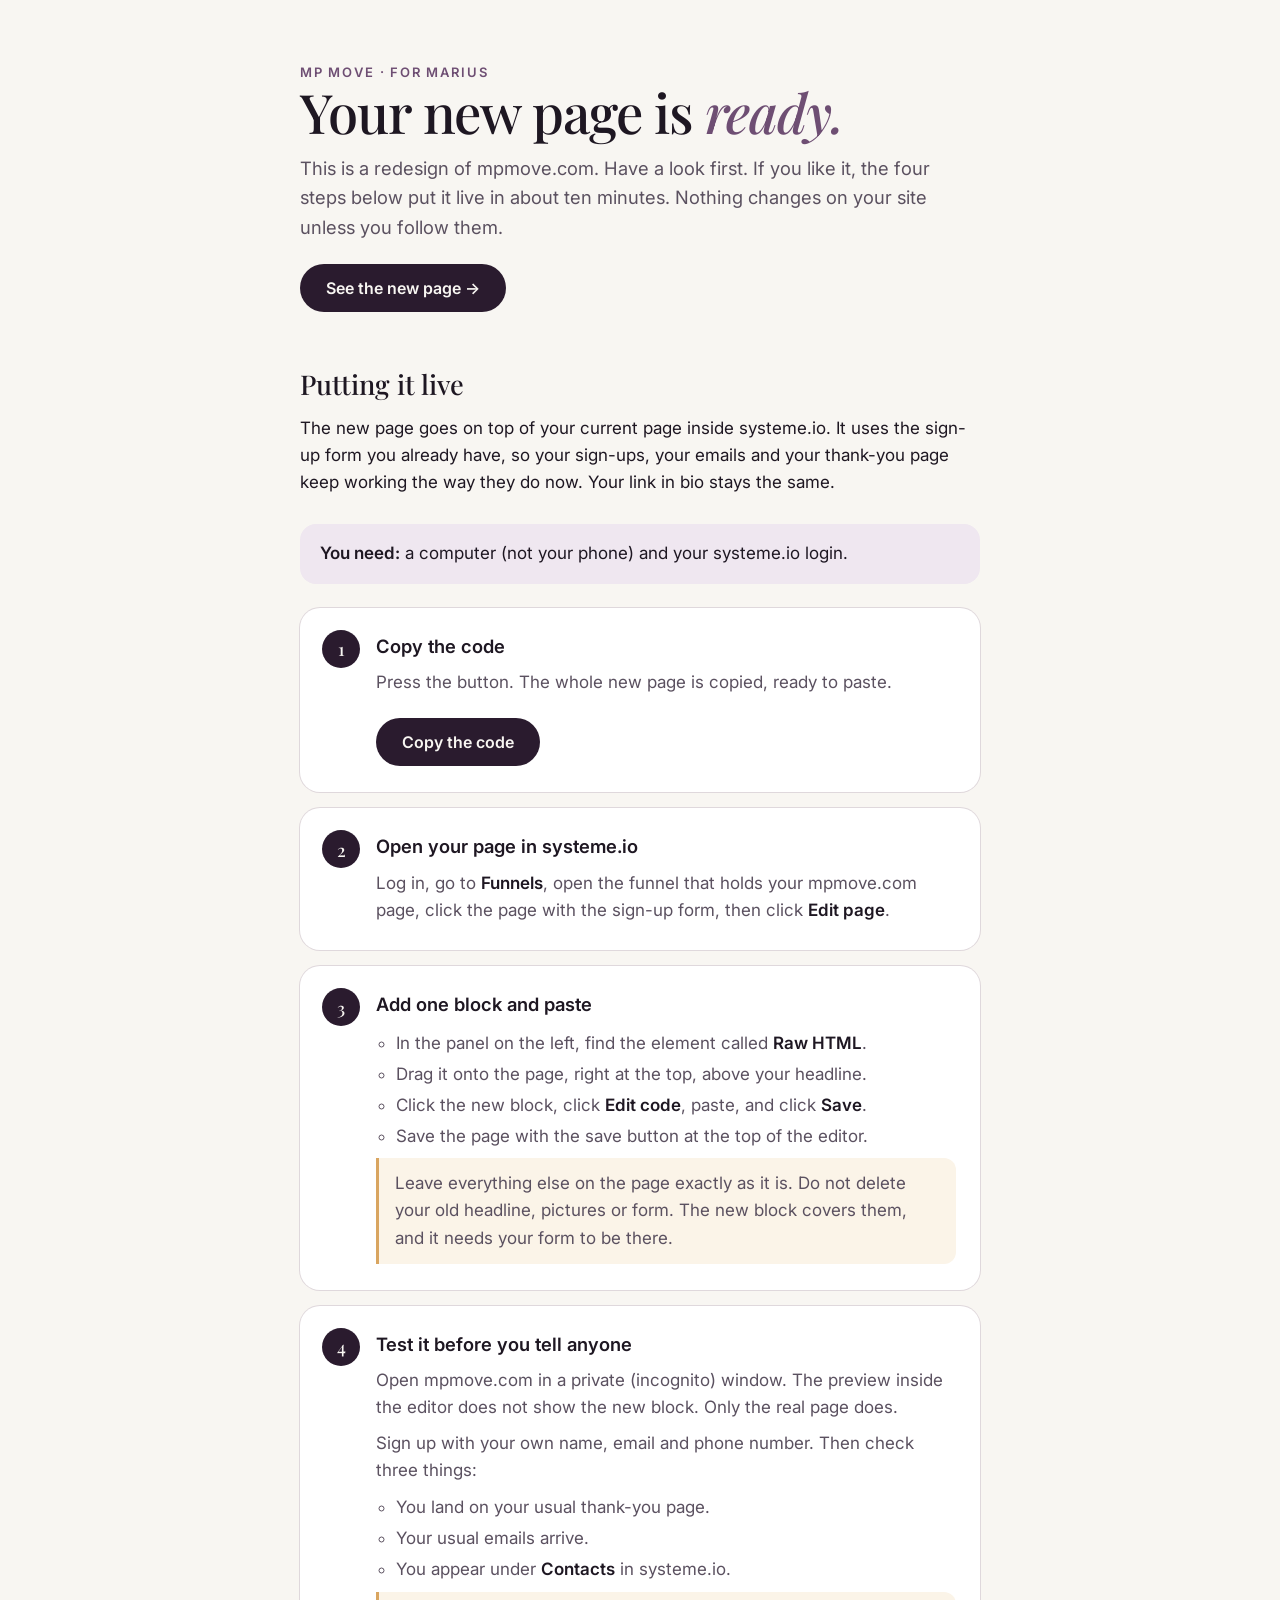
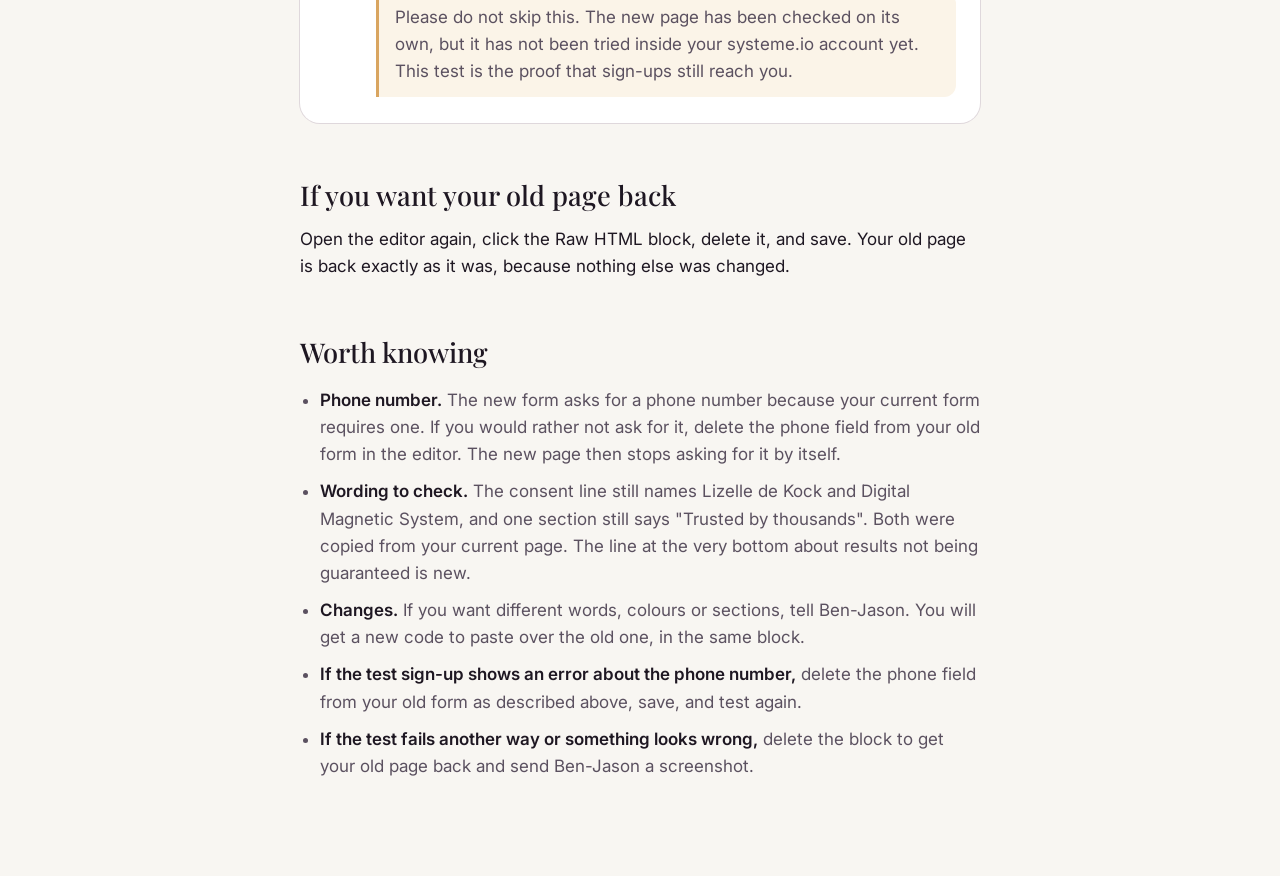
<file: go-live.html>
<!doctype html>
<html lang="en">
<head>
  <meta charset="utf-8">
  <meta name="viewport" content="width=device-width, initial-scale=1">
  <meta name="robots" content="noindex">
  <title>MP Move — how to put the new page live</title>
  <link rel="preconnect" href="https://fonts.googleapis.com">
  <link rel="preconnect" href="https://fonts.gstatic.com" crossorigin>
  <link href="https://fonts.googleapis.com/css2?family=Inter:wght@400;500;600&family=Playfair+Display:ital,wght@0,500;1,500&display=swap" rel="stylesheet">
  <style>
    :root { --cream: #F8F6F2; --paper: #fff; --ink: #1E1722; --soft: #5B5160; --plum: #6E4E73; --deep: #2A1B2E; --tint: #EFE7F0; --gold: #D9A560; --line: rgba(110, 78, 115, .18); }
    * { box-sizing: border-box; }
    body { margin: 0; background: var(--cream); color: var(--ink); font: 17px/1.6 Inter, system-ui, sans-serif; -webkit-font-smoothing: antialiased; }
    main { max-width: 720px; margin: 0 auto; padding: 48px 20px 96px; }
    h1, h2, h3, p, ol, ul { margin: 0; }
    h1 { font: 500 clamp(2.2rem, 7vw, 3.4rem)/1.05 "Playfair Display", Georgia, serif; letter-spacing: -.02em; }
    h1 em { color: var(--plum); }
    h2 { margin-top: 56px; font: 500 1.7rem/1.2 "Playfair Display", Georgia, serif; }
    p { margin-top: 14px; }
    .lede { font-size: 1.15rem; color: var(--soft); }
    .label { font-size: 13px; font-weight: 600; letter-spacing: .14em; text-transform: uppercase; color: var(--plum); }
    .btn { display: inline-flex; align-items: center; gap: 10px; margin-top: 22px; padding: 16px 26px; border: 0; border-radius: 999px; background: var(--deep); color: var(--cream); font: 600 16px/1 Inter, sans-serif; text-decoration: none; cursor: pointer; transition: background-color .25s, transform .25s; }
    .btn:hover { background: var(--plum); transform: translateY(-1px); }
    .btn.done { background: #2F6B4F; }
    .need { margin-top: 28px; padding: 16px 20px; border-radius: 16px; background: var(--tint); }
    .need p { margin: 0; }
    ol.steps { margin-top: 24px; padding: 0; list-style: none; counter-reset: step; display: grid; gap: 16px; }
    ol.steps > li { counter-increment: step; position: relative; padding: 24px 24px 26px 76px; background: var(--paper); border-radius: 20px; box-shadow: 0 0 0 1px var(--line); }
    ol.steps > li::before { content: counter(step); position: absolute; left: 22px; top: 22px; width: 38px; height: 38px; border-radius: 50%; display: grid; place-items: center; background: var(--deep); color: var(--cream); font: 500 1.1rem "Playfair Display", serif; }
    ol.steps h3 { font-size: 1.15rem; font-weight: 600; }
    ol.steps p { margin-top: 8px; color: var(--soft); }
    ol.steps ul { margin: 10px 0 0; padding-left: 20px; color: var(--soft); }
    ol.steps li li { margin-top: 4px; }
    b { color: var(--ink); font-weight: 600; }
    .note { margin-top: 14px; padding: 12px 16px; border-left: 3px solid var(--gold); background: #FBF4E8; border-radius: 0 12px 12px 0; color: var(--ink); }
    .plain { margin-top: 18px; padding-left: 20px; color: var(--soft); }
    .plain li { margin-top: 10px; }
    textarea { position: absolute; left: -9999px; width: 1px; height: 1px; opacity: 0; }
    .tiny { font-size: 14px; color: var(--soft); }
    @media (max-width: 520px) { ol.steps > li { padding: 70px 20px 22px; } }
  </style>
</head>
<body>
  <main>
    <p class="label">MP Move · for Marius</p>
    <h1>Your new page is <em>ready.</em></h1>
    <p class="lede">
      This is a redesign of mpmove.com. Have a look first. If you like it, the four steps below put it
      live in about ten minutes. Nothing changes on your site unless you follow them.
    </p>
    <a class="btn" href="index.html">See the new page →</a>

    <h2>Putting it live</h2>
    <p>
      The new page goes on top of your current page inside systeme.io. It uses the sign-up form you
      already have, so your sign-ups, your emails and your thank-you page keep working the way they do
      now. Your link in bio stays the same.
    </p>
    <div class="need"><p><b>You need:</b> a computer (not your phone) and your systeme.io login.</p></div>

    <ol class="steps">
      <li>
        <h3>Copy the code</h3>
        <p>Press the button. The whole new page is copied, ready to paste.</p>
        <button class="btn" id="copy" type="button">Copy the code</button>
        <p class="tiny" id="copy-help" hidden>If nothing was copied, open the file <b>paste-into-systeme.txt</b> that came with this, select everything in it and copy that.</p>
      </li>
      <li>
        <h3>Open your page in systeme.io</h3>
        <p>
          Log in, go to <b>Funnels</b>, open the funnel that holds your mpmove.com page, click the page
          with the sign-up form, then click <b>Edit page</b>.
        </p>
      </li>
      <li>
        <h3>Add one block and paste</h3>
        <ul>
          <li>In the panel on the left, find the element called <b>Raw HTML</b>.</li>
          <li>Drag it onto the page, right at the top, above your headline.</li>
          <li>Click the new block, click <b>Edit code</b>, paste, and click <b>Save</b>.</li>
          <li>Save the page with the save button at the top of the editor.</li>
        </ul>
        <p class="note">
          Leave everything else on the page exactly as it is. Do not delete your old headline, pictures
          or form. The new block covers them, and it needs your form to be there.
        </p>
      </li>
      <li>
        <h3>Test it before you tell anyone</h3>
        <p>
          Open mpmove.com in a private (incognito) window. The preview inside the editor does not show
          the new block. Only the real page does.
        </p>
        <p>Sign up with your own name, email and phone number. Then check three things:</p>
        <ul>
          <li>You land on your usual thank-you page.</li>
          <li>Your usual emails arrive.</li>
          <li>You appear under <b>Contacts</b> in systeme.io.</li>
        </ul>
        <p class="note">
          Please do not skip this. The new page has been checked on its own, but it has not been tried
          inside your systeme.io account yet. This test is the proof that sign-ups still reach you.
        </p>
      </li>
    </ol>

    <h2>If you want your old page back</h2>
    <p>
      Open the editor again, click the Raw HTML block, delete it, and save. Your old page is back
      exactly as it was, because nothing else was changed.
    </p>

    <h2>Worth knowing</h2>
    <ul class="plain">
      <li>
        <b>Phone number.</b> The new form asks for a phone number because your current form requires
        one. If you would rather not ask for it, delete the phone field from your old form in the
        editor. The new page then stops asking for it by itself.
      </li>
      <li>
        <b>Wording to check.</b> The consent line still names Lizelle de Kock and Digital Magnetic
        System, and one section still says "Trusted by thousands". Both were copied from your current
        page. The line at the very bottom about results not being guaranteed is new.
      </li>
      <li>
        <b>Changes.</b> If you want different words, colours or sections, tell Ben-Jason. You will get
        a new code to paste over the old one, in the same block.
      </li>
      <li>
        <b>If the test sign-up shows an error about the phone number,</b> delete the phone field from
        your old form as described above, save, and test again.
      </li>
      <li>
        <b>If the test fails another way or something looks wrong,</b> delete the block to get your old
        page back and send Ben-Jason a screenshot.
      </li>
    </ul>

    <textarea id="code" readonly aria-hidden="true" tabindex="-1">&lt;!-- MP Move page. Paste this whole block into one Raw HTML element. To undo, delete the element. --&gt;
&lt;script&gt;document.documentElement.classList.add(&#x27;js&#x27;)&lt;/script&gt;
&lt;style&gt;@import url(&#x27;https://fonts.googleapis.com/css2?family=Inter:wght@400;500;600&amp;family=Playfair+Display:ital,wght@0,500;0,600;1,500;1,600&amp;display=swap&#x27;);:root{--cream: #F8F6F2;--paper: #FFFFFF;--ink: #1E1722;--ink-soft: #5B5160;--plum: #6E4E73;--plum-deep: #2A1B2E;--plum-soft: #EFE7F0;--blush: #E9C7C0;--gold: #D9A560;--line: rgba(110, 78, 115, .18);--serif: &quot;Playfair Display&quot;, Georgia, &quot;Times New Roman&quot;, serif;--sans: &quot;Inter&quot;, system-ui, -apple-system, &quot;Segoe UI&quot;, sans-serif;--ease: cubic-bezier(.22, 1, .36, 1);--radius: 28px;--nav-h: 76px;}*, *::before, *::after{box-sizing: border-box;}[hidden]{display: none !important;}html{overflow-x: clip;scroll-behavior: smooth;scroll-padding-top: calc(var(--nav-h) + 12px);-webkit-text-size-adjust: 100%;}body{margin: 0;background: var(--cream);color: var(--ink);font-family: var(--sans);font-size: 17px;line-height: 1.6;-webkit-font-smoothing: antialiased;overflow-x: hidden;}h1, h2, h3, p, ol, ul, figure{margin: 0;}ol, ul{padding: 0;list-style: none;}a{color: inherit;text-decoration: none;}img{display: block;max-width: 100%;}em{font-style: italic;}::selection{background: var(--plum);color: var(--cream);}:focus-visible{outline: 2px solid var(--gold);outline-offset: 3px;border-radius: 6px;}#mpm{position: relative;background: var(--cream);color: var(--ink);font-family: var(--sans);font-size: 17px;line-height: 1.6;text-align: left;}html:has(#mpm) [id^=&quot;section-&quot;]:not(:has(#mpm)):not(:has([data-test-id=&quot;submit-form-button&quot;])), html:has(#mpm) [id^=&quot;row-&quot;]:not(:has(#mpm)):not(:has([data-test-id=&quot;submit-form-button&quot;])){display: none !important;}html.mpm-live .sticky-cta{bottom: calc(60px + env(safe-area-inset-bottom));}.wrap{width: 100%;max-width: 1240px;margin-inline: auto;padding-inline: clamp(20px, 5vw, 56px);}.skip{position: fixed;left: 16px;top: -60px;z-index: 100;background: var(--plum-deep);color: var(--cream);padding: 10px 16px;border-radius: 999px;font-weight: 600;font-size: 14px;transition: top .2s var(--ease);}.skip:focus{top: 16px;}.progress{position: fixed;inset: 0 0 auto 0;height: 3px;z-index: 60;pointer-events: none;}.progress span{display: block;height: 100%;background: linear-gradient(90deg, var(--plum), var(--gold));transform-origin: 0 50%;transform: scaleX(var(--p, 0));}.nav{position: fixed;inset: 0 0 auto 0;z-index: 50;height: var(--nav-h);display: flex;align-items: center;justify-content: space-between;gap: 24px;padding-inline: clamp(20px, 5vw, 56px);transition: height .4s var(--ease), background-color .4s, box-shadow .4s, backdrop-filter .4s;}.nav.scrolled{height: 62px;background: rgba(248, 246, 242, .78);-webkit-backdrop-filter: saturate(1.4) blur(16px);backdrop-filter: saturate(1.4) blur(16px);box-shadow: 0 1px 0 var(--line);}.logo{display: inline-flex;align-items: center;gap: 10px;}.logo-mark{width: 34px;height: 34px;display: block;transition: transform .6s var(--ease);}.logo:hover .logo-mark{transform: rotate(-8deg) scale(1.06);}.logo-mark svg{width: 100%;height: 100%;display: block;}.logo-mark rect{fill: var(--plum-deep);}.logo-mark path{fill: none;stroke: var(--cream);stroke-width: 5;stroke-linecap: round;stroke-linejoin: round;}.logo-mark circle{fill: var(--gold);}.logo-word{font-family: var(--serif);font-weight: 600;font-size: 20px;letter-spacing: -.01em;}.logo-word em{color: var(--plum);}.nav-links{display: none;gap: 34px;font-size: 15px;font-weight: 500;color: var(--ink-soft);}.nav-links a{position: relative;padding-block: 6px;transition: color .3s;}.nav-links a::after{content: &quot;&quot;;position: absolute;left: 0;right: 0;bottom: 0;height: 1.5px;background: var(--plum);transform: scaleX(0);transform-origin: 100% 50%;transition: transform .45s var(--ease);}.nav-links a:hover{color: var(--ink);}.nav-links a:hover::after{transform: scaleX(1);transform-origin: 0 50%;}@media (min-width: 900px){.nav-links{display: flex;}}.btn{position: relative;overflow: hidden;isolation: isolate;display: inline-flex;align-items: center;justify-content: center;gap: 10px;border: 0;border-radius: 999px;cursor: pointer;font: 600 16px/1 var(--sans);letter-spacing: .01em;padding: 18px 28px;background: var(--plum-deep);color: var(--cream);transition: background-color .35s, box-shadow .35s, color .35s;will-change: transform;}.btn::before{content: &quot;&quot;;position: absolute;inset: 0;z-index: -1;border-radius: inherit;background: var(--plum);transform: translateY(101%);transition: transform .5s var(--ease);}.btn:hover::before, .btn:focus-visible::before{transform: translateY(0);}.btn:hover{box-shadow: 0 14px 30px -12px rgba(42, 27, 46, .55);}.btn:active{scale: .98;}.arrow{width: 18px;height: 18px;flex: none;fill: none;stroke: currentColor;stroke-width: 1.8;stroke-linecap: round;stroke-linejoin: round;transition: transform .45s var(--ease);}.btn:hover .arrow, .link:hover .arrow, .sticky-cta:hover .arrow{transform: translateX(5px);}.btn-small{padding: 12px 18px;font-size: 14px;}.btn-primary{width: 100%;padding-block: 20px;font-size: 17px;}.btn-shine{position: absolute;inset: 0;z-index: 0;pointer-events: none;background: linear-gradient(105deg, transparent 35%, rgba(255, 255, 255, .28) 50%, transparent 65%);transform: translateX(-120%);animation: shine 4.5s var(--ease) 2.2s infinite;}@keyframes shine{0%, 55%{transform: translateX(-120%);}85%, 100%{transform: translateX(120%);}}.btn.loading{pointer-events: none;opacity: .8;}.btn-light{background: var(--cream);color: var(--plum-deep);padding: 22px 34px;font-size: 18px;}.btn-light::before{background: var(--gold);}.link{display: inline-flex;align-items: center;gap: 10px;font-weight: 600;color: var(--plum);position: relative;padding-bottom: 6px;}.link::after{content: &quot;&quot;;position: absolute;left: 0;right: 0;bottom: 0;height: 1.5px;background: currentColor;transform-origin: 0 50%;transition: transform .5s var(--ease);}.link:hover::after{transform: scaleX(.35);}.hero{position: relative;isolation: isolate;min-height: 100svh;display: flex;align-items: center;padding: calc(var(--nav-h) + 28px) 0 72px;}.hero-canvas{position: absolute;inset: 0;z-index: -2;width: 100%;height: 100%;-webkit-mask-image: linear-gradient(#000 65%, transparent);mask-image: linear-gradient(#000 65%, transparent);}.hero-grain{position: absolute;inset: 0;z-index: -1;opacity: .07;pointer-events: none;mix-blend-mode: multiply;background-image: url(&quot;data:image/svg+xml,%3Csvg xmlns=&#x27;http://www.w3.org/2000/svg&#x27; width=&#x27;160&#x27; height=&#x27;160&#x27;%3E%3Cfilter id=&#x27;n&#x27;%3E%3CfeTurbulence type=&#x27;fractalNoise&#x27; baseFrequency=&#x27;.9&#x27; numOctaves=&#x27;2&#x27; stitchTiles=&#x27;stitch&#x27;/%3E%3C/filter%3E%3Crect width=&#x27;100%25&#x27; height=&#x27;100%25&#x27; filter=&#x27;url(%23n)&#x27;/%3E%3C/svg%3E&quot;);}.hero-grid{display: grid;gap: 44px;align-items: center;}@media (min-width: 1000px){.hero-grid{grid-template-columns: minmax(0, 1.2fr) minmax(0, .8fr);gap: clamp(40px, 6vw, 88px);}}.eyebrow{display: inline-flex;align-items: center;gap: 10px;padding: 8px 16px 8px 12px;border-radius: 999px;background: rgba(255, 255, 255, .7);border: 1px solid var(--line);font-size: 13px;font-weight: 600;letter-spacing: .08em;text-transform: uppercase;color: var(--plum);-webkit-backdrop-filter: blur(8px);backdrop-filter: blur(8px);}.pulse{position: relative;width: 8px;height: 8px;border-radius: 50%;background: var(--gold);flex: none;}.pulse::after{content: &quot;&quot;;position: absolute;inset: 0;border-radius: 50%;background: var(--gold);animation: pulse 2.2s ease-out infinite;}@keyframes pulse{to{transform: scale(3.4);opacity: 0;}}.hero-title{margin-top: 26px;font-family: var(--serif);font-weight: 500;font-size: clamp(2.55rem, 5.6vw, 5rem);line-height: 1.04;letter-spacing: -.025em;text-wrap: balance;}.hl{position: relative;display: inline-block;white-space: nowrap;font-style: italic;color: var(--plum);}.hl-line{position: absolute;z-index: -1;left: -2%;bottom: -.17em;width: 104%;height: .26em;overflow: visible;pointer-events: none;}.hl-line path{fill: none;stroke: var(--gold);stroke-width: 3.5;stroke-linecap: round;stroke-dasharray: 1;stroke-dashoffset: 0;}.w{display: inline-block;overflow: hidden;vertical-align: top;padding: 0 .06em .14em;margin: 0 -.06em -.14em;}.wi{display: inline-block;will-change: transform;}.hero-kicker{margin-top: 30px;display: flex;flex-wrap: wrap;gap: 8px 10px;font-weight: 600;font-size: 15px;color: var(--plum-deep);}.hero-kicker span{padding: 7px 14px;border-radius: 999px;background: var(--plum-soft);border: 1px solid transparent;transition: background-color .3s, border-color .3s, translate .4s var(--ease);}.hero-kicker span:hover{background: var(--paper);border-color: var(--line);translate: 0 -2px;}.hero-lede{margin-top: 22px;max-width: 52ch;font-size: clamp(1.05rem, 1.3vw, 1.2rem);color: var(--ink-soft);}.scroll-cue{margin-top: 40px;display: none;align-items: center;gap: 14px;font-size: 14px;font-weight: 600;letter-spacing: .06em;text-transform: uppercase;color: var(--plum);}.scroll-cue-line{position: relative;width: 56px;height: 1.5px;background: var(--line);overflow: hidden;}.scroll-cue-line::after{content: &quot;&quot;;position: absolute;inset: 0;background: var(--plum);animation: cue 2.4s var(--ease) infinite;}@keyframes cue{0%{transform: translateX(-100%);}60%, 100%{transform: translateX(100%);}}@media (min-width: 1000px){.scroll-cue{display: inline-flex;}}.hero-form{position: relative;width: 100%;max-width: 480px;justify-self: center;}@media (min-width: 1000px){.hero-form{justify-self: end;}}.card-glow{position: absolute;inset: -14% -12%;z-index: -1;border-radius: 50%;background: radial-gradient(45% 45% at 30% 30%, rgba(110, 78, 115, .38), transparent 70%), radial-gradient(40% 40% at 72% 70%, rgba(217, 165, 96, .38), transparent 70%);filter: blur(46px);animation: drift 12s ease-in-out infinite alternate;}@keyframes drift{to{transform: translate(3%, -4%) rotate(14deg) scale(1.06);}}.form{position: relative;overflow: hidden;background: rgba(255, 255, 255, .86);-webkit-backdrop-filter: blur(18px) saturate(1.3);backdrop-filter: blur(18px) saturate(1.3);border: 1px solid rgba(255, 255, 255, .9);border-radius: var(--radius);padding: clamp(24px, 3.4vw, 38px);box-shadow: 0 1px 0 rgba(255, 255, 255, .9) inset, 0 40px 80px -40px rgba(42, 27, 46, .45), 0 0 0 1px var(--line);}.form::before{content: &quot;&quot;;position: absolute;inset: 0;pointer-events: none;border-radius: inherit;background: radial-gradient(380px circle at var(--mx, 50%) var(--my, 0%), rgba(110, 78, 115, .09), transparent 60%);}.form-body, .form-done{position: relative;}.form-tag{font-size: 12px;font-weight: 600;letter-spacing: .14em;text-transform: uppercase;color: var(--plum);}.form-title{margin-top: 8px;font-family: var(--serif);font-weight: 500;font-size: clamp(1.6rem, 2.3vw, 2rem);line-height: 1.15;letter-spacing: -.015em;}.form-sub{margin-top: 8px;font-size: 15px;color: var(--ink-soft);}.field{position: relative;margin-top: 20px;}.field input{width: 100%;height: 60px;padding: 22px 16px 6px;border: 1px solid var(--line);border-radius: 14px;background: var(--paper);color: var(--ink);font: 500 16px var(--sans);transition: border-color .3s, box-shadow .3s, background-color .3s;appearance: none;}.field input:hover{border-color: rgba(110, 78, 115, .4);}.field input:focus{outline: 0;border-color: var(--plum);box-shadow: 0 0 0 4px rgba(110, 78, 115, .14);}.field label{position: absolute;left: 17px;top: 19px;pointer-events: none;color: var(--ink-soft);font-size: 16px;transform-origin: 0 0;transition: transform .3s var(--ease), color .3s;}.field input:focus + label, .field input:not(:placeholder-shown) + label{transform: translateY(-11px) scale(.74);color: var(--plum);}.field-line{position: absolute;left: 14px;right: 14px;top: 59px;height: 2px;border-radius: 2px;background: var(--gold);transform: scaleX(0);transform-origin: 0 50%;transition: transform .5s var(--ease);}.field input:focus ~ .field-line{transform: scaleX(1);}.field.invalid input{border-color: #B4423C;box-shadow: 0 0 0 4px rgba(180, 66, 60, .12);}.field-error{min-height: 0;font-size: 13px;font-weight: 500;color: #B4423C;}.field-error:not(:empty){margin-top: 6px;}.consent{margin-top: 18px;display: grid;grid-template-columns: 22px 1fr;gap: 12px;align-items: start;cursor: pointer;font-size: 13px;line-height: 1.5;color: var(--ink-soft);}.consent input{position: absolute;opacity: 0;width: 22px;height: 22px;margin: 0;cursor: pointer;}.check{width: 22px;height: 22px;border-radius: 7px;border: 1.5px solid rgba(110, 78, 115, .45);background: var(--paper);display: grid;place-items: center;transition: background-color .25s, border-color .25s, scale .25s var(--ease);}.check svg{width: 14px;height: 14px;fill: none;stroke: var(--cream);stroke-width: 2.2;stroke-linecap: round;stroke-linejoin: round;}.check path{stroke-dasharray: 1;stroke-dashoffset: 1;transition: stroke-dashoffset .35s var(--ease) .05s;}.consent:hover .check{border-color: var(--plum);}.consent input:checked + .check{background: var(--plum);border-color: var(--plum);scale: 1.06;}.consent input:checked + .check path{stroke-dashoffset: 0;}.consent input:focus-visible + .check{outline: 2px solid var(--gold);outline-offset: 3px;}.form .btn-primary{margin-top: 20px;}.form-note{margin-top: 14px;display: flex;gap: 8px;align-items: flex-start;justify-content: center;font-size: 12.5px;color: var(--ink-soft);text-align: left;}.form-note svg{width: 15px;height: 15px;flex: none;margin-top: 2px;fill: none;stroke: var(--plum);stroke-width: 1.4;stroke-linecap: round;}.form-done{display: grid;justify-items: center;align-content: center;text-align: center;gap: 4px;padding-block: 24px;}.done-tick{width: 76px;height: 76px;margin-bottom: 14px;fill: none;stroke: var(--plum);stroke-width: 3;stroke-linecap: round;stroke-linejoin: round;}.done-tick circle, .done-tick path{stroke-dasharray: 1;stroke-dashoffset: 1;animation: draw .9s var(--ease) .1s forwards;}.done-tick path{stroke: var(--gold);stroke-width: 4;animation-delay: .6s;animation-duration: .5s;}@keyframes draw{to{stroke-dashoffset: 0;}}.preview-flag{margin-top: 18px;padding: 8px 14px;border-radius: 10px;background: var(--plum-soft);font-size: 12.5px;color: var(--plum-deep);}.band{background: var(--plum-deep);color: var(--cream);overflow: hidden;padding-block: clamp(18px, 2.6vw, 30px);}.band-track{display: flex;width: max-content;will-change: transform;}.band-set{display: flex;align-items: center;flex: none;}.band-set span{font-family: var(--serif);font-size: clamp(1.4rem, 3vw, 2.4rem);letter-spacing: -.01em;white-space: nowrap;padding-inline: clamp(18px, 2.6vw, 38px);}.band-set em{color: var(--gold);}.band-set i{width: 10px;height: 10px;flex: none;background: var(--gold);rotate: 45deg;border-radius: 2px;}.section-label{display: inline-flex;align-items: center;gap: 12px;font-size: 13px;font-weight: 600;letter-spacing: .14em;text-transform: uppercase;color: var(--plum);}.section-label::before{content: &quot;&quot;;width: 28px;height: 1.5px;background: var(--gold);}.section-title{margin-top: 16px;font-family: var(--serif);font-weight: 500;font-size: clamp(2.3rem, 5vw, 4.2rem);line-height: 1.05;letter-spacing: -.025em;}.section-title em{color: var(--plum);}.about{padding-block: clamp(80px, 11vw, 160px);}.about-grid{display: grid;gap: clamp(48px, 7vw, 104px);align-items: center;}@media (min-width: 900px){.about-grid{grid-template-columns: minmax(0, .85fr) minmax(0, 1fr);}}.portrait{position: relative;max-width: 460px;width: calc(100% - 20px);margin-inline: auto;}.portrait-frame{position: absolute;inset: 0;border: 1.5px solid var(--plum);border-radius: var(--radius);translate: 18px 18px;transition: translate .7s var(--ease);}.portrait:hover .portrait-frame{translate: 10px 10px;}.portrait-img{position: relative;aspect-ratio: 1;overflow: hidden;border-radius: var(--radius);background: var(--plum-soft);box-shadow: 0 40px 70px -40px rgba(42, 27, 46, .5);}.portrait-img img{width: 100%;height: 100%;object-fit: cover;scale: 1.16;will-change: transform;}.portrait-tag{position: absolute;left: -10px;bottom: 26px;display: inline-flex;align-items: center;gap: 10px;padding: 10px 16px;border-radius: 999px;background: var(--paper);box-shadow: 0 14px 30px -14px rgba(42, 27, 46, .45), 0 0 0 1px var(--line);font-size: 13.5px;font-weight: 600;}.about-big{margin-top: 28px;font-family: var(--serif);font-size: clamp(1.45rem, 2.5vw, 2.1rem);line-height: 1.3;letter-spacing: -.01em;max-width: 24ch;}.about-body{margin-top: 20px;max-width: 50ch;color: var(--ink-soft);font-size: 1.08rem;}.about-copy .link{margin-top: 30px;}.inside{padding-bottom: clamp(80px, 11vw, 160px);}.section-head{max-width: 760px;}.pillars{margin-top: clamp(36px, 5vw, 64px);display: grid;gap: 18px;grid-template-columns: repeat(auto-fit, minmax(250px, 1fr));}.pillar{position: relative;overflow: hidden;padding: 28px 26px 30px;min-height: 280px;display: flex;flex-direction: column;background: var(--paper);border-radius: 24px;box-shadow: 0 0 0 1px var(--line);transform: perspective(900px) rotateX(var(--rx, 0deg)) rotateY(var(--ry, 0deg));transition: transform .4s ease-out, box-shadow .4s, background-color .4s;}.pillar::before{content: &quot;&quot;;position: absolute;inset: 0;opacity: 0;transition: opacity .4s;background: radial-gradient(320px circle at var(--mx, 50%) var(--my, 50%), rgba(110, 78, 115, .16), transparent 62%);}.pillar:hover{box-shadow: 0 0 0 1px rgba(110, 78, 115, .4), 0 34px 60px -34px rgba(42, 27, 46, .5);}.pillar:hover::before{opacity: 1;}.pillar &gt; *{position: relative;}.pillar-num{position: absolute;right: 24px;top: 20px;font-family: var(--serif);font-style: italic;font-size: 1.05rem;color: rgba(110, 78, 115, .55);}.pillar .icon{width: 62px;height: 62px;padding: 13px;border-radius: 18px;background: var(--plum-soft);color: var(--plum);transition: background-color .4s, color .4s, rotate .6s var(--ease);}.pillar:hover .icon{background: var(--plum-deep);color: var(--cream);rotate: -6deg;}.pillar h3{margin-top: auto;padding-top: 44px;font-family: var(--serif);font-weight: 500;font-size: 1.5rem;line-height: 1.2;letter-spacing: -.01em;}.pillar p{margin-top: 10px;font-size: .98rem;color: var(--ink-soft);}.icon{fill: none;stroke: currentColor;stroke-width: 2;stroke-linecap: round;stroke-linejoin: round;}.trust{position: relative;overflow: hidden;isolation: isolate;background: var(--plum-deep);color: var(--cream);border-radius: clamp(28px, 4vw, 56px) clamp(28px, 4vw, 56px) 0 0;padding-block: clamp(72px, 9vw, 130px) clamp(80px, 10vw, 150px);}.trust-orb{position: absolute;z-index: -1;left: 50%;bottom: -46%;width: min(1100px, 130vw);aspect-ratio: 1;translate: -50% 0;border-radius: 50%;background: radial-gradient(closest-side, rgba(110, 78, 115, .9), rgba(217, 165, 96, .16) 62%, transparent 72%);filter: blur(30px);animation: breathe 9s ease-in-out infinite alternate;}@keyframes breathe{to{transform: scale(1.12);opacity: .75;}}.trust-list{display: grid;gap: 0;}.trust-list li{padding: 30px 0;border-top: 1px solid rgba(248, 246, 242, .14);}.trust-list li:last-child{border-bottom: 1px solid rgba(248, 246, 242, .14);}@media (min-width: 860px){.trust-list{grid-template-columns: repeat(3, 1fr);border-block: 1px solid rgba(248, 246, 242, .14);}.trust-list li, .trust-list li:last-child{border: 0;padding: 40px clamp(20px, 3vw, 44px);}.trust-list li + li{border-left: 1px solid rgba(248, 246, 242, .14);}.trust-list li:first-child{padding-left: 0;}}.trust-list .icon{width: 44px;height: 44px;color: var(--gold);}.trust-list h3{margin-top: 18px;font-family: var(--serif);font-weight: 500;font-size: 1.45rem;letter-spacing: -.01em;}.trust-list p{margin-top: 8px;color: rgba(248, 246, 242, .72);font-size: .98rem;max-width: 34ch;}.cta{margin-top: clamp(72px, 10vw, 140px);text-align: center;display: grid;justify-items: center;}.cta-title{font-family: var(--serif);font-weight: 500;font-size: clamp(2.6rem, 7vw, 6rem);line-height: 1;letter-spacing: -.03em;max-width: 14ch;text-wrap: balance;}.cta-title em{color: var(--gold);}.cta-sub{margin-top: 22px;font-size: 1.15rem;color: rgba(248, 246, 242, .75);}.cta .btn{margin-top: 38px;}.footer{background: var(--plum-deep);color: rgba(248, 246, 242, .7);padding-block: 34px calc(34px + env(safe-area-inset-bottom));border-top: 1px solid rgba(248, 246, 242, .14);font-size: 13.5px;}.footer-grid{display: grid;gap: 18px;align-items: center;}@media (min-width: 860px){.footer-grid{grid-template-columns: auto 1fr auto;gap: 44px;}}.footer .logo-word{color: var(--cream);}.footer .logo-word em{color: var(--gold);}.footer .logo-mark rect{fill: var(--cream);}.footer .logo-mark path{stroke: var(--plum-deep);}.footer-note{max-width: 70ch;}@media (max-width: 859px){.footer{padding-bottom: calc(96px + env(safe-area-inset-bottom));}}.sticky-cta{position: fixed;z-index: 55;left: 16px;right: 16px;bottom: calc(14px + env(safe-area-inset-bottom));display: flex;align-items: center;justify-content: center;gap: 10px;padding: 17px 22px;border-radius: 999px;background: var(--plum);color: var(--cream);font-weight: 600;box-shadow: 0 18px 36px -14px rgba(42, 27, 46, .7);translate: 0 140%;transition: translate .55s var(--ease);}.sticky-cta.show{translate: 0 0;}@media (min-width: 860px){.sticky-cta{display: none;}}html.js .reveal{opacity: 0;translate: 0 30px;transition: opacity .9s var(--ease) var(--d, 0s), translate .9s var(--ease) var(--d, 0s);}html.js .reveal.in{opacity: 1;translate: 0 0;}html.js .reveal .icon *{stroke-dasharray: 1;stroke-dashoffset: 1;}html.js .reveal.in .icon *{animation: draw 1.3s var(--ease) calc(var(--d, 0s) + .25s) forwards;}html.js .hero-title{visibility: hidden;}html.js [data-hero], html.js [data-hero-card]{opacity: 0;}html.js .hl-line path{stroke-dashoffset: 1;}html.static .hero-title, html.no-intro .hero-title{visibility: visible;}html.static [data-hero], html.static [data-hero-card], html.no-intro [data-hero], html.no-intro [data-hero-card]{opacity: 1;}html.static .hl-line path, html.no-intro .hl-line path{stroke-dashoffset: 0;}html.static .reveal{opacity: 1;translate: 0 0;transition: none;}html.static .reveal .icon *{stroke-dashoffset: 0;animation: none;}@media (prefers-reduced-motion: reduce){html{scroll-behavior: auto;}*, *::before, *::after{animation: none !important;transition-duration: .01ms !important;}.done-tick circle, .done-tick path, html.js .reveal .icon *{stroke-dashoffset: 0;}}&lt;/style&gt;
&lt;div id=&quot;mpm&quot;&gt;
  &lt;a class=&quot;skip&quot; href=&quot;#signup&quot;&gt;Skip to the sign-up form&lt;/a&gt;
  &lt;div class=&quot;progress&quot; aria-hidden=&quot;true&quot;&gt;&lt;span&gt;&lt;/span&gt;&lt;/div&gt;

  &lt;div class=&quot;nav&quot; id=&quot;nav&quot; role=&quot;banner&quot;&gt;
    &lt;a class=&quot;logo&quot; href=&quot;#top&quot; aria-label=&quot;MP Move, back to top&quot;&gt;
      &lt;span class=&quot;logo-mark&quot; aria-hidden=&quot;true&quot;&gt;
        &lt;svg viewBox=&quot;0 0 64 64&quot;&gt;&lt;rect width=&quot;64&quot; height=&quot;64&quot; rx=&quot;16&quot;/&gt;&lt;path d=&quot;M16 44V22l10 13 10-13v22&quot;/&gt;&lt;circle cx=&quot;47&quot; cy=&quot;42&quot; r=&quot;4&quot;/&gt;&lt;/svg&gt;
      &lt;/span&gt;
      &lt;span class=&quot;logo-word&quot;&gt;MP &lt;em&gt;Move&lt;/em&gt;&lt;/span&gt;
    &lt;/a&gt;
    &lt;nav class=&quot;nav-links&quot; aria-label=&quot;Page sections&quot;&gt;
      &lt;a href=&quot;#about&quot;&gt;About Marius&lt;/a&gt;
      &lt;a href=&quot;#inside&quot;&gt;What&#x27;s inside&lt;/a&gt;
      &lt;a href=&quot;#trust&quot;&gt;Why join&lt;/a&gt;
    &lt;/nav&gt;
    &lt;a class=&quot;btn btn-small&quot; href=&quot;#signup&quot; data-focus-form&gt;
      &lt;span&gt;Free training&lt;/span&gt;
      &lt;svg class=&quot;arrow&quot; viewBox=&quot;0 0 20 20&quot; aria-hidden=&quot;true&quot;&gt;&lt;path d=&quot;M4 10h12M11 5l5 5-5 5&quot;/&gt;&lt;/svg&gt;
    &lt;/a&gt;
  &lt;/div&gt;

  &lt;main id=&quot;top&quot;&gt;
    
    &lt;section class=&quot;hero&quot;&gt;
      &lt;canvas class=&quot;hero-canvas&quot; id=&quot;aurora&quot; aria-hidden=&quot;true&quot;&gt;&lt;/canvas&gt;
      &lt;div class=&quot;hero-grain&quot; aria-hidden=&quot;true&quot;&gt;&lt;/div&gt;

      &lt;div class=&quot;wrap hero-grid&quot;&gt;
        &lt;div class=&quot;hero-copy&quot;&gt;
          &lt;p class=&quot;eyebrow&quot; data-hero&gt;
            &lt;span class=&quot;pulse&quot; aria-hidden=&quot;true&quot;&gt;&lt;/span&gt;
            100% free beginner training
          &lt;/p&gt;

          &lt;h1 class=&quot;hero-title&quot; data-split&gt;
            Learn how
            &lt;span class=&quot;hl&quot;&gt;everyday people&lt;svg class=&quot;hl-line&quot; viewBox=&quot;0 0 300 18&quot; preserveAspectRatio=&quot;none&quot; aria-hidden=&quot;true&quot;&gt;&lt;path pathLength=&quot;1&quot; d=&quot;M3 12C52 4 98 3 150 8s98 6 147-3&quot;/&gt;&lt;/svg&gt;&lt;/span&gt;
            are building online businesses in 2026
          &lt;/h1&gt;

          &lt;p class=&quot;hero-kicker&quot; data-hero&gt;
            &lt;span&gt;No experience.&lt;/span&gt;
            &lt;span&gt;No huge following.&lt;/span&gt;
            &lt;span&gt;No complicated tech.&lt;/span&gt;
          &lt;/p&gt;

          &lt;p class=&quot;hero-lede&quot; data-hero&gt;
            Learn the beginner-friendly system helping everyday people start an online business,
            without needing a huge audience, creating products from scratch, or figuring everything out alone.
          &lt;/p&gt;

          &lt;a class=&quot;scroll-cue&quot; href=&quot;#about&quot; data-hero&gt;
            &lt;span class=&quot;scroll-cue-line&quot; aria-hidden=&quot;true&quot;&gt;&lt;/span&gt;
            Meet Marius
          &lt;/a&gt;
        &lt;/div&gt;

        &lt;div class=&quot;hero-form&quot; id=&quot;signup&quot; data-hero-card&gt;
          &lt;div class=&quot;card-glow&quot; aria-hidden=&quot;true&quot;&gt;&lt;/div&gt;
          &lt;form class=&quot;form&quot; id=&quot;optin&quot; novalidate&gt;
            &lt;div class=&quot;form-body&quot;&gt;
              &lt;p class=&quot;form-tag&quot;&gt;Free training&lt;/p&gt;
              &lt;h2 class=&quot;form-title&quot;&gt;See the system for yourself&lt;/h2&gt;
              &lt;p class=&quot;form-sub&quot;&gt;Tell me where to send it and you&#x27;ll get instant access.&lt;/p&gt;

              &lt;div class=&quot;field&quot;&gt;
                &lt;input id=&quot;first_name&quot; name=&quot;first_name&quot; type=&quot;text&quot; autocomplete=&quot;given-name&quot; placeholder=&quot; &quot; required&gt;
                &lt;label for=&quot;first_name&quot;&gt;First name&lt;/label&gt;
                &lt;span class=&quot;field-line&quot; aria-hidden=&quot;true&quot;&gt;&lt;/span&gt;
                &lt;p class=&quot;field-error&quot; id=&quot;err-first_name&quot; role=&quot;alert&quot;&gt;&lt;/p&gt;
              &lt;/div&gt;

              &lt;div class=&quot;field&quot;&gt;
                &lt;input id=&quot;email&quot; name=&quot;email&quot; type=&quot;email&quot; autocomplete=&quot;email&quot; inputmode=&quot;email&quot; placeholder=&quot; &quot; required&gt;
                &lt;label for=&quot;email&quot;&gt;Email address&lt;/label&gt;
                &lt;span class=&quot;field-line&quot; aria-hidden=&quot;true&quot;&gt;&lt;/span&gt;
                &lt;p class=&quot;field-error&quot; id=&quot;err-email&quot; role=&quot;alert&quot;&gt;&lt;/p&gt;
              &lt;/div&gt;

              
              &lt;div class=&quot;field&quot; id=&quot;phone-field&quot; hidden&gt;
                &lt;input id=&quot;phone&quot; name=&quot;phone&quot; type=&quot;tel&quot; autocomplete=&quot;tel&quot; inputmode=&quot;tel&quot; placeholder=&quot; &quot;&gt;
                &lt;label for=&quot;phone&quot;&gt;Phone number&lt;/label&gt;
                &lt;span class=&quot;field-line&quot; aria-hidden=&quot;true&quot;&gt;&lt;/span&gt;
                &lt;p class=&quot;field-error&quot; id=&quot;err-phone&quot; role=&quot;alert&quot;&gt;&lt;/p&gt;
              &lt;/div&gt;

              &lt;label class=&quot;consent&quot; for=&quot;consent&quot;&gt;
                &lt;input id=&quot;consent&quot; name=&quot;consent&quot; type=&quot;checkbox&quot; required&gt;
                &lt;span class=&quot;check&quot; aria-hidden=&quot;true&quot;&gt;
                  &lt;svg viewBox=&quot;0 0 16 16&quot;&gt;&lt;path pathLength=&quot;1&quot; d=&quot;M3.5 8.5l3 3 6-7&quot;/&gt;&lt;/svg&gt;
                &lt;/span&gt;
                &lt;span class=&quot;consent-text&quot;&gt;
                  I agree to receive emails, resources, and promotional messages from Lizelle de Kock and
                  Digital Magnetic System. I can unsubscribe at any time.
                &lt;/span&gt;
              &lt;/label&gt;
              &lt;p class=&quot;field-error&quot; id=&quot;err-consent&quot; role=&quot;alert&quot;&gt;&lt;/p&gt;

              &lt;button class=&quot;btn btn-primary&quot; type=&quot;submit&quot; data-magnetic&gt;
                &lt;span class=&quot;btn-label&quot;&gt;Show me the system&lt;/span&gt;
                &lt;svg class=&quot;arrow&quot; viewBox=&quot;0 0 20 20&quot; aria-hidden=&quot;true&quot;&gt;&lt;path d=&quot;M4 10h12M11 5l5 5-5 5&quot;/&gt;&lt;/svg&gt;
                &lt;span class=&quot;btn-shine&quot; aria-hidden=&quot;true&quot;&gt;&lt;/span&gt;
              &lt;/button&gt;

              &lt;p class=&quot;form-note&quot;&gt;
                &lt;svg viewBox=&quot;0 0 16 16&quot; aria-hidden=&quot;true&quot;&gt;&lt;rect x=&quot;3&quot; y=&quot;7&quot; width=&quot;10&quot; height=&quot;7&quot; rx=&quot;2&quot;/&gt;&lt;path d=&quot;M5.5 7V5a2.5 2.5 0 015 0v2&quot;/&gt;&lt;/svg&gt;
                We respect your privacy. Your information is safe and will never be shared.
              &lt;/p&gt;
            &lt;/div&gt;

            &lt;div class=&quot;form-done&quot; id=&quot;done&quot; hidden aria-live=&quot;polite&quot;&gt;
              &lt;svg class=&quot;done-tick&quot; viewBox=&quot;0 0 64 64&quot; aria-hidden=&quot;true&quot;&gt;
                &lt;circle pathLength=&quot;1&quot; cx=&quot;32&quot; cy=&quot;32&quot; r=&quot;28&quot;/&gt;
                &lt;path pathLength=&quot;1&quot; d=&quot;M20 33l8 8 16-18&quot;/&gt;
              &lt;/svg&gt;
              &lt;h2 class=&quot;form-title&quot; id=&quot;done-title&quot;&gt;You&#x27;re in.&lt;/h2&gt;
              &lt;p class=&quot;form-sub&quot;&gt;Check your inbox. The training is on its way.&lt;/p&gt;
              &lt;p class=&quot;preview-flag&quot; id=&quot;preview-flag&quot; hidden&gt;Preview mode: the form is not connected yet, so nothing was sent.&lt;/p&gt;
            &lt;/div&gt;
          &lt;/form&gt;
        &lt;/div&gt;
      &lt;/div&gt;
    &lt;/section&gt;

    
    &lt;section class=&quot;band&quot; aria-label=&quot;Free training. No experience needed. Start from anywhere.&quot;&gt;
      &lt;div class=&quot;band-track&quot; id=&quot;marquee&quot; aria-hidden=&quot;true&quot;&gt;
        &lt;div class=&quot;band-set&quot;&gt;
          &lt;span&gt;100% free training&lt;/span&gt;&lt;i&gt;&lt;/i&gt;
          &lt;span&gt;&lt;em&gt;No experience&lt;/em&gt; needed&lt;/span&gt;&lt;i&gt;&lt;/i&gt;
          &lt;span&gt;Start from anywhere&lt;/span&gt;&lt;i&gt;&lt;/i&gt;
          &lt;span&gt;100% free training&lt;/span&gt;&lt;i&gt;&lt;/i&gt;
          &lt;span&gt;&lt;em&gt;No experience&lt;/em&gt; needed&lt;/span&gt;&lt;i&gt;&lt;/i&gt;
          &lt;span&gt;Start from anywhere&lt;/span&gt;&lt;i&gt;&lt;/i&gt;
        &lt;/div&gt;
      &lt;/div&gt;
    &lt;/section&gt;

    
    &lt;section class=&quot;about&quot; id=&quot;about&quot;&gt;
      &lt;div class=&quot;wrap about-grid&quot;&gt;
        &lt;figure class=&quot;portrait reveal&quot;&gt;
          &lt;div class=&quot;portrait-frame&quot; aria-hidden=&quot;true&quot;&gt;&lt;/div&gt;
          &lt;div class=&quot;portrait-img&quot;&gt;
            &lt;img id=&quot;portrait&quot; src=&quot;https://d1yei2z3i6k35z.cloudfront.net/19617979/6aeaf56224b564.09677293_image_2026-11-04_110538305.png&quot; alt=&quot;Marius standing outdoors on a lawn&quot; loading=&quot;lazy&quot; width=&quot;640&quot; height=&quot;640&quot;&gt;
          &lt;/div&gt;
          &lt;figcaption class=&quot;portrait-tag&quot;&gt;
            &lt;span class=&quot;pulse&quot; aria-hidden=&quot;true&quot;&gt;&lt;/span&gt; Marius, founder of MP Move
          &lt;/figcaption&gt;
        &lt;/figure&gt;

        &lt;div class=&quot;about-copy&quot;&gt;
          &lt;p class=&quot;section-label reveal&quot;&gt;Your guide&lt;/p&gt;
          &lt;h2 class=&quot;section-title reveal&quot; style=&quot;--d:.05s&quot;&gt;Hi, I&#x27;m &lt;em&gt;Marius.&lt;/em&gt;&lt;/h2&gt;
          &lt;p class=&quot;about-big reveal&quot; style=&quot;--d:.1s&quot;&gt;
            I&#x27;m in my mid 20s, three years into the corporate world, but entrepreneurship has always been my dream.
          &lt;/p&gt;
          &lt;p class=&quot;about-body reveal&quot; style=&quot;--d:.15s&quot;&gt;
            If you&#x27;re ready to explore new opportunities, build a business of your own, and work toward
            greater financial freedom, let&#x27;s get started.
          &lt;/p&gt;
          &lt;a class=&quot;link reveal&quot; style=&quot;--d:.2s&quot; href=&quot;#signup&quot; data-focus-form&gt;
            Get the free training
            &lt;svg class=&quot;arrow&quot; viewBox=&quot;0 0 20 20&quot; aria-hidden=&quot;true&quot;&gt;&lt;path d=&quot;M4 10h12M11 5l5 5-5 5&quot;/&gt;&lt;/svg&gt;
          &lt;/a&gt;
        &lt;/div&gt;
      &lt;/div&gt;
    &lt;/section&gt;

    
    &lt;section class=&quot;inside&quot; id=&quot;inside&quot;&gt;
      &lt;div class=&quot;wrap&quot;&gt;
        &lt;div class=&quot;section-head&quot;&gt;
          &lt;p class=&quot;section-label reveal&quot;&gt;What&#x27;s inside&lt;/p&gt;
          &lt;h2 class=&quot;section-title reveal&quot; style=&quot;--d:.05s&quot;&gt;A simpler way to &lt;em&gt;start.&lt;/em&gt;&lt;/h2&gt;
        &lt;/div&gt;

        &lt;ol class=&quot;pillars&quot;&gt;
          &lt;li class=&quot;pillar reveal&quot; data-tilt&gt;
            &lt;span class=&quot;pillar-num&quot;&gt;01&lt;/span&gt;
            &lt;svg class=&quot;icon&quot; viewBox=&quot;0 0 48 48&quot; aria-hidden=&quot;true&quot;&gt;
              &lt;rect pathLength=&quot;1&quot; x=&quot;6&quot; y=&quot;9&quot; width=&quot;36&quot; height=&quot;24&quot; rx=&quot;4&quot;/&gt;
              &lt;path pathLength=&quot;1&quot; d=&quot;M18 41h12M24 33v8&quot;/&gt;
              &lt;path pathLength=&quot;1&quot; d=&quot;M14 25l6-6 5 4 9-8&quot;/&gt;
            &lt;/svg&gt;
            &lt;h3&gt;Simple strategies&lt;/h3&gt;
            &lt;p&gt;No complicated tech or confusing business models.&lt;/p&gt;
          &lt;/li&gt;
          &lt;li class=&quot;pillar reveal&quot; style=&quot;--d:.08s&quot; data-tilt&gt;
            &lt;span class=&quot;pillar-num&quot;&gt;02&lt;/span&gt;
            &lt;svg class=&quot;icon&quot; viewBox=&quot;0 0 48 48&quot; aria-hidden=&quot;true&quot;&gt;
              &lt;path pathLength=&quot;1&quot; d=&quot;M10 16h28l-2.5 22a3 3 0 01-3 2.700h-17a3 3 0 01-3-2.700z&quot;/&gt;
              &lt;path pathLength=&quot;1&quot; d=&quot;M17 20v-5a7 7 0 0114 0v5&quot;/&gt;
              &lt;path pathLength=&quot;1&quot; d=&quot;M19 30l3.500 3.500L29 27&quot;/&gt;
            &lt;/svg&gt;
            &lt;h3&gt;Digital products&lt;/h3&gt;
            &lt;p&gt;Learn how digital products can become the foundation of your online business.&lt;/p&gt;
          &lt;/li&gt;
          &lt;li class=&quot;pillar reveal&quot; style=&quot;--d:.16s&quot; data-tilt&gt;
            &lt;span class=&quot;pillar-num&quot;&gt;03&lt;/span&gt;
            &lt;svg class=&quot;icon&quot; viewBox=&quot;0 0 48 48&quot; aria-hidden=&quot;true&quot;&gt;
              &lt;path pathLength=&quot;1&quot; d=&quot;M6 40h9v-8h9v-8h9v-8h9&quot;/&gt;
              &lt;path pathLength=&quot;1&quot; d=&quot;M33 8h9v9&quot;/&gt;
              &lt;circle pathLength=&quot;1&quot; cx=&quot;12&quot; cy=&quot;20&quot; r=&quot;3.500&quot;/&gt;
            &lt;/svg&gt;
            &lt;h3&gt;Beginner friendly&lt;/h3&gt;
            &lt;p&gt;Designed for people starting from scratch.&lt;/p&gt;
          &lt;/li&gt;
          &lt;li class=&quot;pillar reveal&quot; style=&quot;--d:.24s&quot; data-tilt&gt;
            &lt;span class=&quot;pillar-num&quot;&gt;04&lt;/span&gt;
            &lt;svg class=&quot;icon&quot; viewBox=&quot;0 0 48 48&quot; aria-hidden=&quot;true&quot;&gt;
              &lt;circle pathLength=&quot;1&quot; cx=&quot;17&quot; cy=&quot;16&quot; r=&quot;6&quot;/&gt;
              &lt;path pathLength=&quot;1&quot; d=&quot;M5 39c0-7 5-12 12-12s12 5 12 12&quot;/&gt;
              &lt;circle pathLength=&quot;1&quot; cx=&quot;34&quot; cy=&quot;19&quot; r=&quot;4.500&quot;/&gt;
              &lt;path pathLength=&quot;1&quot; d=&quot;M32 28c6-.500 11 3.500 11 10&quot;/&gt;
            &lt;/svg&gt;
            &lt;h3&gt;Support every step&lt;/h3&gt;
            &lt;p&gt;You do not have to figure everything out alone.&lt;/p&gt;
          &lt;/li&gt;
        &lt;/ol&gt;
      &lt;/div&gt;
    &lt;/section&gt;

    
    &lt;section class=&quot;trust&quot; id=&quot;trust&quot;&gt;
      &lt;div class=&quot;trust-orb&quot; aria-hidden=&quot;true&quot;&gt;&lt;/div&gt;
      &lt;div class=&quot;wrap&quot;&gt;
        &lt;ul class=&quot;trust-list&quot;&gt;
          &lt;li class=&quot;reveal&quot;&gt;
            &lt;svg class=&quot;icon&quot; viewBox=&quot;0 0 48 48&quot; aria-hidden=&quot;true&quot;&gt;
              &lt;rect pathLength=&quot;1&quot; x=&quot;10&quot; y=&quot;21&quot; width=&quot;28&quot; height=&quot;20&quot; rx=&quot;5&quot;/&gt;
              &lt;path pathLength=&quot;1&quot; d=&quot;M16 21v-6a8 8 0 0116 0v6&quot;/&gt;
              &lt;path pathLength=&quot;1&quot; d=&quot;M24 29v5&quot;/&gt;
            &lt;/svg&gt;
            &lt;h3&gt;Private &amp;amp; secure&lt;/h3&gt;
            &lt;p&gt;Your information is safe and will never be shared.&lt;/p&gt;
          &lt;/li&gt;
          &lt;li class=&quot;reveal&quot; style=&quot;--d:.1s&quot;&gt;
            &lt;svg class=&quot;icon&quot; viewBox=&quot;0 0 48 48&quot; aria-hidden=&quot;true&quot;&gt;
              &lt;path pathLength=&quot;1&quot; d=&quot;M24 5l15 6v11c0 10-6.500 17-15 21-8.500-4-15-11-15-21V11z&quot;/&gt;
              &lt;path pathLength=&quot;1&quot; d=&quot;M17 24l5 5 9-10&quot;/&gt;
            &lt;/svg&gt;
            &lt;h3&gt;Trusted by thousands&lt;/h3&gt;
            &lt;p&gt;Join thousands of people learning how to build modern online businesses.&lt;/p&gt;
          &lt;/li&gt;
          &lt;li class=&quot;reveal&quot; style=&quot;--d:.2s&quot;&gt;
            &lt;svg class=&quot;icon&quot; viewBox=&quot;0 0 48 48&quot; aria-hidden=&quot;true&quot;&gt;
              &lt;path pathLength=&quot;1&quot; d=&quot;M24 40S7 30 7 18a9 9 0 0117-4 9 9 0 0117 4c0 12-17 22-17 22z&quot;/&gt;
              &lt;path pathLength=&quot;1&quot; d=&quot;M15 23h5l3-5 4 9 2.500-4H34&quot;/&gt;
            &lt;/svg&gt;
            &lt;h3&gt;Beginner friendly&lt;/h3&gt;
            &lt;p&gt;Step-by-step training designed for real people starting from scratch.&lt;/p&gt;
          &lt;/li&gt;
        &lt;/ul&gt;

        &lt;div class=&quot;cta&quot;&gt;
          &lt;h2 class=&quot;cta-title reveal&quot;&gt;Ready to see how it &lt;em&gt;works?&lt;/em&gt;&lt;/h2&gt;
          &lt;p class=&quot;cta-sub reveal&quot; style=&quot;--d:.08s&quot;&gt;The training is free, and you can start from anywhere.&lt;/p&gt;
          &lt;a class=&quot;btn btn-light reveal&quot; style=&quot;--d:.16s&quot; href=&quot;#signup&quot; data-focus-form data-magnetic&gt;
            &lt;span class=&quot;btn-label&quot;&gt;Show me the system&lt;/span&gt;
            &lt;svg class=&quot;arrow&quot; viewBox=&quot;0 0 20 20&quot; aria-hidden=&quot;true&quot;&gt;&lt;path d=&quot;M4 10h12M11 5l5 5-5 5&quot;/&gt;&lt;/svg&gt;
          &lt;/a&gt;
        &lt;/div&gt;
      &lt;/div&gt;
    &lt;/section&gt;
  &lt;/main&gt;

  &lt;div class=&quot;footer&quot; role=&quot;contentinfo&quot;&gt;
    &lt;div class=&quot;wrap footer-grid&quot;&gt;
      &lt;a class=&quot;logo&quot; href=&quot;#top&quot; aria-label=&quot;MP Move, back to top&quot;&gt;
        &lt;span class=&quot;logo-mark&quot; aria-hidden=&quot;true&quot;&gt;
          &lt;svg viewBox=&quot;0 0 64 64&quot;&gt;&lt;rect width=&quot;64&quot; height=&quot;64&quot; rx=&quot;16&quot;/&gt;&lt;path d=&quot;M16 44V22l10 13 10-13v22&quot;/&gt;&lt;circle cx=&quot;47&quot; cy=&quot;42&quot; r=&quot;4&quot;/&gt;&lt;/svg&gt;
        &lt;/span&gt;
        &lt;span class=&quot;logo-word&quot;&gt;MP &lt;em&gt;Move&lt;/em&gt;&lt;/span&gt;
      &lt;/a&gt;
      &lt;p class=&quot;footer-note&quot;&gt;
        This training is educational. Building a business takes time and effort, results vary from person
        to person, and no income is guaranteed.
      &lt;/p&gt;
      &lt;p class=&quot;footer-copy&quot;&gt;© 2026 MP Move&lt;/p&gt;
    &lt;/div&gt;
  &lt;/div&gt;

  &lt;a class=&quot;sticky-cta&quot; id=&quot;sticky&quot; href=&quot;#signup&quot; data-focus-form&gt;
    &lt;span&gt;Get the free training&lt;/span&gt;
    &lt;svg class=&quot;arrow&quot; viewBox=&quot;0 0 20 20&quot; aria-hidden=&quot;true&quot;&gt;&lt;path d=&quot;M4 10h12M11 5l5 5-5 5&quot;/&gt;&lt;/svg&gt;
  &lt;/a&gt;
&lt;/div&gt;
&lt;script&gt;
/* MP Move — interactions
   GSAP drives the hero intro, parallax, marquee and magnetic buttons.
   Everything degrades to a fully visible static page if GSAP is missing or motion is reduced.

   The same file runs in two places:
   - on its own (index.html), where the form only shows a preview success state;
   - pasted into a systeme.io page (see build.py), where it finds the page&#x27;s real opt-in form,
     keeps it off screen, copies the visitor&#x27;s answers into it and presses its button, so
     sign-ups, emails and the thank-you page keep working exactly as they do today. */
(() =&gt; {
  // Optional: a URL that should receive the sign-up as a JSON POST when there is no systeme.io
  // form on the page. Left empty, a page without a systeme.io form sends nothing.
  const FORM_ENDPOINT = &#x27;&#x27;;
  const GSAP_SRC = [
    &#x27;https://cdnjs.cloudflare.com/ajax/libs/gsap/3.12.5/gsap.min.js&#x27;,
    &#x27;https://cdnjs.cloudflare.com/ajax/libs/gsap/3.12.5/ScrollTrigger.min.js&#x27;,
  ];

  const $ = (s, c = document) =&gt; c.querySelector(s);
  const $$ = (s, c = document) =&gt; [...c.querySelectorAll(s)];
  const html = document.documentElement;
  const reduce = matchMedia(&#x27;(prefers-reduced-motion: reduce)&#x27;).matches;
  const finePointer = matchMedia(&#x27;(hover: hover) and (pointer: fine)&#x27;).matches;

  function start(restarted) {
    const root = $(&#x27;#mpm&#x27;);
    if (!root || root.dataset.ready) return;
    root.dataset.ready = &#x27;1&#x27;;

    // The intro only plays if the page was hidden before first paint (the tiny inline script
    // that adds .js ran ahead of us). Otherwise the visitor has already seen the hero, so
    // hiding it again to animate it in would just be a flicker.
    const playIntro = html.classList.contains(&#x27;js&#x27;) &amp;&amp; !reduce &amp;&amp; !restarted;
    html.classList.add(&#x27;js&#x27;);
    if (reduce || !(&#x27;IntersectionObserver&#x27; in window)) html.classList.add(&#x27;static&#x27;);
    if (!playIntro) html.classList.add(&#x27;no-intro&#x27;);

    /* ---------- Fill the window when nested inside another page&#x27;s layout ---------- */
    const fit = () =&gt; {
      root.style.width = &#x27;&#x27;;
      root.style.marginLeft = &#x27;&#x27;;
      root.style.marginTop = &#x27;&#x27;;
      const r = root.getBoundingClientRect();
      const top = r.top + window.scrollY;
      if (Math.abs(r.left) &lt; 1 &amp;&amp; Math.abs(r.width - html.clientWidth) &lt; 1 &amp;&amp; top &lt; 1) return;
      root.style.width = `${html.clientWidth}px`;
      root.style.marginLeft = `${-r.left}px`;
      if (top &gt; 0 &amp;&amp; top &lt; 200) root.style.marginTop = `${-top}px`;
    };
    fit();
    window.addEventListener(&#x27;resize&#x27;, fit);

    /* ---------- Scroll reveals ---------- */
    if (!html.classList.contains(&#x27;static&#x27;)) {
      const io = new IntersectionObserver((entries) =&gt; {
        entries.forEach((entry) =&gt; {
          if (!entry.isIntersecting) return;
          entry.target.classList.add(&#x27;in&#x27;);
          io.unobserve(entry.target);
        });
      }, { threshold: .15, rootMargin: &#x27;0px 0px -6% 0px&#x27; });
      $$(&#x27;.reveal&#x27;, root).forEach((el) =&gt; io.observe(el));
    }

    /* ---------- Nav state + progress bar ---------- */
    const nav = $(&#x27;#nav&#x27;, root);
    const bar = $(&#x27;.progress span&#x27;, root);
    let ticking = false;
    const onScroll = () =&gt; {
      const y = window.scrollY;
      const max = html.scrollHeight - window.innerHeight;
      nav.classList.toggle(&#x27;scrolled&#x27;, y &gt; 24);
      bar.style.setProperty(&#x27;--p&#x27;, max &gt; 0 ? (y / max).toFixed(4) : 0);
      ticking = false;
    };
    window.addEventListener(&#x27;scroll&#x27;, () =&gt; {
      if (!ticking) { ticking = true; requestAnimationFrame(onScroll); }
    }, { passive: true });
    onScroll();

    /* ---------- Pointer effects that need no library (mouse only) ---------- */
    if (finePointer &amp;&amp; !reduce) {
      const spotlight = (el, e) =&gt; {
        const r = el.getBoundingClientRect();
        const x = (e.clientX - r.left) / r.width;
        const y = (e.clientY - r.top) / r.height;
        el.style.setProperty(&#x27;--mx&#x27;, `${(x * 100).toFixed(1)}%`);
        el.style.setProperty(&#x27;--my&#x27;, `${(y * 100).toFixed(1)}%`);
        return { x, y };
      };
      $$(&#x27;[data-tilt]&#x27;, root).forEach((el) =&gt; {
        el.addEventListener(&#x27;pointermove&#x27;, (e) =&gt; {
          const { x, y } = spotlight(el, e);
          el.style.setProperty(&#x27;--ry&#x27;, `${((x - .5) * 9).toFixed(2)}deg`);
          el.style.setProperty(&#x27;--rx&#x27;, `${((.5 - y) * 9).toFixed(2)}deg`);
        });
        el.addEventListener(&#x27;pointerleave&#x27;, () =&gt; {
          el.style.setProperty(&#x27;--rx&#x27;, &#x27;0deg&#x27;);
          el.style.setProperty(&#x27;--ry&#x27;, &#x27;0deg&#x27;);
        });
      });
      const formCard = $(&#x27;.form&#x27;, root);
      formCard.addEventListener(&#x27;pointermove&#x27;, (e) =&gt; spotlight(formCard, e));
    }

    /* ---------- CTAs scroll to the form and focus it ---------- */
    const signup = $(&#x27;#signup&#x27;, root);
    const firstField = $(&#x27;#first_name&#x27;, root);
    $$(&#x27;[data-focus-form]&#x27;, root).forEach((link) =&gt; {
      link.addEventListener(&#x27;click&#x27;, (e) =&gt; {
        e.preventDefault();
        signup.scrollIntoView({ behavior: reduce ? &#x27;auto&#x27; : &#x27;smooth&#x27;, block: &#x27;center&#x27; });
        if (!firstField.closest(&#x27;[hidden]&#x27;)) setTimeout(() =&gt; firstField.focus({ preventScroll: true }), reduce ? 0 : 700);
      });
    });

    /* ---------- Mobile sticky CTA: visible whenever the form is off screen ---------- */
    const sticky = $(&#x27;#sticky&#x27;, root);
    if (&#x27;IntersectionObserver&#x27; in window) {
      new IntersectionObserver(([entry]) =&gt; {
        sticky.classList.toggle(&#x27;show&#x27;, !entry.isIntersecting);
      }, { threshold: .1 }).observe(signup);
    }

    /* ---------- The systeme.io form behind the page ---------- */
    const findNative = () =&gt; {
      const button = $(&#x27;[data-test-id=&quot;submit-form-button&quot;]&#x27;);
      const form = button &amp;&amp; button.closest(&#x27;form&#x27;);
      if (!form || root.contains(form) || form.contains(root)) return null;
      return {
        form,
        button,
        first_name: $(&#x27;input[name=&quot;first_name&quot;]&#x27;, form),
        email: $(&#x27;input[name=&quot;email&quot;]&#x27;, form),
        phone: $(&#x27;input[type=&quot;tel&quot;]&#x27;, form),
        consent: $(&#x27;input[type=&quot;checkbox&quot;]&#x27;, form),
      };
    };

    // Move something out of sight without removing it, so its scripts keep working.
    const park = (el) =&gt; {
      Object.assign(el.style, {
        position: &#x27;absolute&#x27;, left: &#x27;-9999px&#x27;, top: &#x27;0&#x27;, width: &#x27;1px&#x27;, height: &#x27;1px&#x27;,
        overflow: &#x27;hidden&#x27;, opacity: &#x27;0&#x27;, pointerEvents: &#x27;none&#x27;,
      });
      el.setAttribute(&#x27;aria-hidden&#x27;, &#x27;true&#x27;);
      $$(&#x27;input, button, select, textarea, a&#x27;, el).forEach((n) =&gt; { n.tabIndex = -1; });
    };

    // Hide the old page content around the block. Nothing is deleted: removing the block
    // from the page brings the old design straight back.
    const isolate = (native) =&gt; {
      const stop = $(&#x27;#app&#x27;) || document.body;
      let node = root;
      while (node.parentElement &amp;&amp; node.parentElement !== stop &amp;&amp; node.parentElement !== document.body) {
        [...node.parentElement.children].forEach((sib) =&gt; {
          if (sib === node || /^(SCRIPT|STYLE|LINK)$/.test(sib.tagName)) return;
          if (sib.matches(&#x27;a[href*=&quot;systeme.io&quot;]&#x27;) || $(&#x27;a[href*=&quot;systeme.io&quot;]&#x27;, sib)) return;
          if (sib.contains(native.form)) park(sib);
          else sib.style.setProperty(&#x27;display&#x27;, &#x27;none&#x27;, &#x27;important&#x27;);
        });
        node = node.parentElement;
      }
      if (!root.contains(native.form)) park(native.form);
    };

    let native = null;
    const phoneField = $(&#x27;#phone-field&#x27;, root);
    (function waitForNative(tries) {
      native = findNative();
      if (native) {
        html.classList.add(&#x27;mpm-live&#x27;);
        isolate(native);
        phoneField.hidden = !native.phone;
        fit();
        window.dispatchEvent(new Event(&#x27;resize&#x27;));
        return;
      }
      // systeme.io builds its form after the page loads, so keep looking for a few seconds.
      if (tries &lt; 100) setTimeout(() =&gt; waitForNative(tries + 1), 100);
    })(0);

    // React ignores a plain `input.value = x`; it only notices the prototype setter plus an event.
    const setNativeValue = (el, value) =&gt; {
      if (!el) return;
      const d = Object.getOwnPropertyDescriptor(window.HTMLInputElement.prototype, &#x27;value&#x27;);
      if (d &amp;&amp; d.set) d.set.call(el, value); else el.value = value;
      el.dispatchEvent(new Event(&#x27;input&#x27;, { bubbles: true }));
      el.dispatchEvent(new Event(&#x27;change&#x27;, { bubbles: true }));
    };

    // Every piece of text in the systeme.io form, except its button label.
    const nativeText = (n) =&gt; {
      const seen = new Set();
      const walker = document.createTreeWalker(n.form, NodeFilter.SHOW_TEXT);
      while (walker.nextNode()) {
        const text = walker.currentNode.textContent.trim();
        if (text &amp;&amp; !n.button.contains(walker.currentNode)) seen.add(text);
      }
      return seen;
    };

    // Hand the answers to systeme.io and wait to see what it does with them.
    // Resolves on success; rejects with a message to show the visitor.
    const sendThroughNative = (n, values) =&gt; new Promise((resolve, reject) =&gt; {
      setNativeValue(n.first_name, values.first_name);
      setNativeValue(n.email, values.email);
      if (n.phone) setNativeValue(n.phone, values.phone);
      if (n.consent &amp;&amp; !n.consent.checked) n.consent.click();

      setTimeout(() =&gt; {
        // Anything systeme.io writes into its form after this point is its answer (an error).
        const before = nativeText(n);
        n.button.click();
        const started = Date.now();
        const timer = setInterval(() =&gt; {
          // systeme.io normally sends the visitor to the next page, which ends this script.
          // If it swaps the form for its own thank-you message instead, the button disappears.
          if (!document.contains(n.button)) { clearInterval(timer); resolve(); return; }
          const fresh = [...nativeText(n)].filter((text) =&gt; !before.has(text));
          if (fresh.length) {
            clearInterval(timer);
            reject(new Error(fresh[0].slice(0, 160)));
          } else if (Date.now() - started &gt; 12000) {
            clearInterval(timer);
            reject(new Error(&#x27;That took longer than expected. Please try again.&#x27;));
          }
        }, 250);
      }, 150);
    });

    /* ---------- Form ---------- */
    const form = $(&#x27;#optin&#x27;, root);
    const fields = {
      first_name: { el: $(&#x27;#first_name&#x27;, root), test: (v) =&gt; v.trim().length &gt; 0, msg: &#x27;Please add your first name.&#x27; },
      email: { el: $(&#x27;#email&#x27;, root), test: (v) =&gt; /^[^\s@]+@[^\s@]+\.[^\s@]{2,}$/.test(v.trim()), msg: &#x27;Please enter a valid email address.&#x27; },
      phone: { el: $(&#x27;#phone&#x27;, root), test: (v) =&gt; phoneField.hidden || v.replace(/\D/g, &#x27;&#x27;).length &gt;= 7, msg: &#x27;Please enter your phone number.&#x27; },
    };
    const consent = $(&#x27;#consent&#x27;, root);

    const setError = (name, msg) =&gt; {
      $(`#err-${name}`, root).textContent = msg || &#x27;&#x27;;
      const field = fields[name];
      if (field) {
        field.el.closest(&#x27;.field&#x27;).classList.toggle(&#x27;invalid&#x27;, Boolean(msg));
        field.el.setAttribute(&#x27;aria-invalid&#x27;, msg ? &#x27;true&#x27; : &#x27;false&#x27;);
      }
    };

    Object.keys(fields).forEach((name) =&gt; {
      fields[name].el.addEventListener(&#x27;input&#x27;, () =&gt; setError(name, &#x27;&#x27;));
    });
    consent.addEventListener(&#x27;change&#x27;, () =&gt; setError(&#x27;consent&#x27;, &#x27;&#x27;));

    const showDone = (name, sent) =&gt; {
      form.style.minHeight = `${form.offsetHeight}px`;
      form.style.display = &#x27;grid&#x27;;
      $(&#x27;.form-body&#x27;, root).hidden = true;
      $(&#x27;#done-title&#x27;, root).textContent = `You&#x27;re in, ${name}.`;
      $(&#x27;#preview-flag&#x27;, root).hidden = sent;
      $(&#x27;#done&#x27;, root).hidden = false;
    };

    form.addEventListener(&#x27;submit&#x27;, async (e) =&gt; {
      e.preventDefault();
      let firstBad = null;
      Object.entries(fields).forEach(([name, f]) =&gt; {
        const ok = f.test(f.el.value);
        setError(name, ok ? &#x27;&#x27; : f.msg);
        if (!ok &amp;&amp; !firstBad) firstBad = f.el;
      });
      if (!consent.checked) {
        setError(&#x27;consent&#x27;, &#x27;Please tick the box so we can email you the training.&#x27;);
        if (!firstBad) firstBad = consent;
      }
      if (firstBad) {
        firstBad.focus();
        if (window.gsap &amp;&amp; !reduce) gsap.fromTo(form, { x: -8 }, { x: 0, duration: .6, ease: &#x27;elastic.out(1, .35)&#x27; });
        return;
      }

      const button = $(&#x27;.btn-primary&#x27;, form);
      const label = $(&#x27;.btn-label&#x27;, button);
      const values = {
        first_name: fields.first_name.el.value.trim(),
        email: fields.email.el.value.trim(),
        phone: fields.phone.el.value.trim(),
      };
      button.classList.add(&#x27;loading&#x27;);
      label.textContent = &#x27;Sending…&#x27;;

      try {
        native = findNative() || native;
        let sent = true;
        if (native &amp;&amp; document.contains(native.button)) {
          await sendThroughNative(native, values);
        } else if (FORM_ENDPOINT) {
          const res = await fetch(FORM_ENDPOINT, {
            method: &#x27;POST&#x27;,
            headers: { &#x27;Content-Type&#x27;: &#x27;application/json&#x27; },
            body: JSON.stringify({ ...values, consent: true }),
          });
          if (!res.ok) throw new Error(&#x27;Something went wrong. Please try again in a moment.&#x27;);
        } else {
          sent = false;
          await new Promise((resolve) =&gt; setTimeout(resolve, 600));
        }
        showDone(values.first_name, sent);
      } catch (err) {
        console.error(err);
        button.classList.remove(&#x27;loading&#x27;);
        label.textContent = &#x27;Show me the system&#x27;;
        setError(&#x27;consent&#x27;, err.message || &#x27;Something went wrong. Please try again in a moment.&#x27;);
      }
    });

    /* ---------- Motion that needs GSAP ---------- */
    const loadScript = (src) =&gt; new Promise((resolve, reject) =&gt; {
      const s = document.createElement(&#x27;script&#x27;);
      s.src = src;
      s.onload = resolve;
      s.onerror = reject;
      document.head.appendChild(s);
    });
    const loadGsap = async () =&gt; {
      const load = async () =&gt; {
        if (!window.gsap) await loadScript(GSAP_SRC[0]);
        if (!window.ScrollTrigger) await loadScript(GSAP_SRC[1]);
      };
      const timeout = new Promise((_, reject) =&gt; setTimeout(reject, 3500));
      try { await Promise.race([load(), timeout]); return true; } catch (err) { return false; }
    };

    // Split the headline into masked words so each can slide up on its own.
    const splitWords = (el) =&gt; {
      const words = [];
      el.setAttribute(&#x27;aria-label&#x27;, el.textContent.replace(/\s+/g, &#x27; &#x27;).trim());
      const walk = (node) =&gt; {
        [...node.childNodes].forEach((child) =&gt; {
          if (child.nodeType === Node.TEXT_NODE) {
            const frag = document.createDocumentFragment();
            child.textContent.split(/(\s+)/).forEach((part) =&gt; {
              if (!part) return;
              if (/^\s+$/.test(part)) { frag.append(&#x27; &#x27;); return; }
              const mask = document.createElement(&#x27;span&#x27;);
              const inner = document.createElement(&#x27;span&#x27;);
              mask.className = &#x27;w&#x27;;
              inner.className = &#x27;wi&#x27;;
              inner.textContent = part;
              mask.append(inner);
              frag.append(mask);
              words.push(inner);
            });
            child.replaceWith(frag);
          } else if (child.nodeType === Node.ELEMENT_NODE &amp;&amp; child.tagName.toLowerCase() !== &#x27;svg&#x27;) {
            walk(child);
          }
        });
      };
      walk(el);
      return words;
    };

    const motion = () =&gt; {
      gsap.registerPlugin(ScrollTrigger);

      const title = $(&#x27;[data-split]&#x27;, root);
      if (playIntro &amp;&amp; title) {
        const words = splitWords(title);
        const hero = $$(&#x27;[data-hero]&#x27;, root);
        const card = $(&#x27;[data-hero-card]&#x27;, root);
        gsap.set(title, { visibility: &#x27;visible&#x27; });
        gsap.set(hero, { y: 22 });
        gsap.set(card, { y: 40, scale: .97 });
        gsap.timeline({ delay: .15, defaults: { ease: &#x27;power4.out&#x27; } })
          .from(words, { yPercent: 120, duration: 1.15, stagger: .05 })
          .to($(&#x27;.hl-line path&#x27;, root), { strokeDashoffset: 0, duration: .9, ease: &#x27;power2.inOut&#x27; }, &#x27;-=.55&#x27;)
          .to(hero, { opacity: 1, y: 0, duration: 1, stagger: .09 }, .5)
          .to(card, { opacity: 1, y: 0, scale: 1, duration: 1.3 }, .35);
      }

      gsap.fromTo($(&#x27;#portrait&#x27;, root), { yPercent: -7 }, {
        yPercent: 7, ease: &#x27;none&#x27;,
        scrollTrigger: { trigger: $(&#x27;.portrait&#x27;, root), start: &#x27;top bottom&#x27;, end: &#x27;bottom top&#x27;, scrub: true },
      });

      const track = $(&#x27;#marquee&#x27;, root);
      track.append($(&#x27;.band-set&#x27;, track).cloneNode(true));
      const loop = gsap.to(track, { xPercent: -50, duration: 32, ease: &#x27;none&#x27;, repeat: -1 });
      // Scrolling speeds the band up, then it eases back to its resting pace.
      const settle = gsap.to(loop, { timeScale: 1, duration: 1.2, ease: &#x27;power2.out&#x27;, paused: true });
      ScrollTrigger.create({
        onUpdate(self) {
          const boost = Math.min(Math.abs(self.getVelocity()) / 250, 6);
          loop.timeScale(1 + boost);
          settle.invalidate().restart();
        },
      });

      if (finePointer) {
        $$(&#x27;[data-magnetic]&#x27;, root).forEach((el) =&gt; {
          const xTo = gsap.quickTo(el, &#x27;x&#x27;, { duration: .5, ease: &#x27;power3.out&#x27; });
          const yTo = gsap.quickTo(el, &#x27;y&#x27;, { duration: .5, ease: &#x27;power3.out&#x27; });
          el.addEventListener(&#x27;pointermove&#x27;, (e) =&gt; {
            const r = el.getBoundingClientRect();
            xTo((e.clientX - (r.left + r.width / 2)) * .18);
            yTo((e.clientY - (r.top + r.height / 2)) * .3);
          });
          el.addEventListener(&#x27;pointerleave&#x27;, () =&gt; { xTo(0); yTo(0); });
        });
      }
    };

    if (reduce) {
      html.classList.add(&#x27;no-intro&#x27;);
    } else {
      loadGsap().then((ok) =&gt; {
        if (ok &amp;&amp; window.gsap &amp;&amp; window.ScrollTrigger) motion();
        else html.classList.add(&#x27;no-intro&#x27;);
      });
    }

    aurora($(&#x27;#aurora&#x27;, root));

    // If the host page rebuilds our markup after load, the new copy has no listeners.
    // Notice that and set it up again, without replaying the intro.
    let checks = 0;
    const watchdog = setInterval(() =&gt; {
      const current = $(&#x27;#mpm&#x27;);
      if (current &amp;&amp; current !== root &amp;&amp; !current.dataset.ready) { clearInterval(watchdog); start(true); }
      else if (++checks &gt; 15) clearInterval(watchdog);
    }, 1000);
  }

  /* ---------- Hero background: a slow WebGL colour field ---------- */
  function aurora(canvas) {
    const gl = canvas &amp;&amp; canvas.getContext(&#x27;webgl&#x27;, { antialias: false, alpha: false, powerPreference: &#x27;low-power&#x27; });
    if (!gl) return;

    const vert = &#x27;attribute vec2 p;void main(){gl_Position=vec4(p,0.,1.);}&#x27;;
    const frag = `
      precision mediump float;
      uniform vec2 r; uniform float t; uniform vec2 m;
      float h(vec2 p){return fract(sin(dot(p,vec2(127.1,311.7)))*43758.5453);}
      float n(vec2 p){vec2 i=floor(p),f=fract(p);f=f*f*(3.-2.*f);
        return mix(mix(h(i),h(i+vec2(1.,0.)),f.x),mix(h(i+vec2(0.,1.)),h(i+vec2(1.,1.)),f.x),f.y);}
      float fbm(vec2 p){float v=0.,a=.5;for(int i=0;i&lt;4;i++){v+=a*n(p);p=p*2.+vec2(3.1,1.7);a*=.5;}return v;}
      void main(){
        vec2 uv=gl_FragCoord.xy/r;
        vec2 p=uv; p.x*=r.x/r.y;
        vec2 q=p*1.25+vec2(t*.030,-t*.022)+(m-.5)*.35;
        float a=fbm(q+fbm(q*1.4+t*.05));
        float b=fbm(q*1.8-vec2(t*.04,0.)+a);
        vec3 cream=vec3(.973,.965,.949);
        vec3 plum=vec3(.431,.306,.451);
        vec3 blush=vec3(.914,.780,.753);
        vec3 gold=vec3(.851,.647,.376);
        vec3 c=cream;
        c=mix(c,blush,smoothstep(.40,.80,a)*.70);
        c=mix(c,plum,smoothstep(.50,.90,b)*.34);
        c=mix(c,gold,smoothstep(.30,.60,a*b)*.30);
        // Keep the left side, where the headline sits, calm.
        c=mix(cream,c,.35+.65*smoothstep(.05,.95,uv.x));
        gl_FragColor=vec4(c,1.);
      }`;

    const compile = (type, src) =&gt; {
      const s = gl.createShader(type);
      gl.shaderSource(s, src);
      gl.compileShader(s);
      return gl.getShaderParameter(s, gl.COMPILE_STATUS) ? s : null;
    };
    const vs = compile(gl.VERTEX_SHADER, vert);
    const fs = compile(gl.FRAGMENT_SHADER, frag);
    if (!vs || !fs) return;
    const prog = gl.createProgram();
    gl.attachShader(prog, vs);
    gl.attachShader(prog, fs);
    gl.linkProgram(prog);
    if (!gl.getProgramParameter(prog, gl.LINK_STATUS)) return;
    gl.useProgram(prog);

    gl.bindBuffer(gl.ARRAY_BUFFER, gl.createBuffer());
    gl.bufferData(gl.ARRAY_BUFFER, new Float32Array([-1, -1, 3, -1, -1, 3]), gl.STATIC_DRAW);
    const loc = gl.getAttribLocation(prog, &#x27;p&#x27;);
    gl.enableVertexAttribArray(loc);
    gl.vertexAttribPointer(loc, 2, gl.FLOAT, false, 0, 0);

    const uR = gl.getUniformLocation(prog, &#x27;r&#x27;);
    const uT = gl.getUniformLocation(prog, &#x27;t&#x27;);
    const uM = gl.getUniformLocation(prog, &#x27;m&#x27;);
    const mouse = { x: .5, y: .5, tx: .5, ty: .5 };

    // The field is soft, so half resolution is plenty and keeps phones cool.
    const resize = () =&gt; {
      const scale = Math.min(window.devicePixelRatio || 1, 2) * .5;
      canvas.width = Math.max(1, Math.round(canvas.clientWidth * scale));
      canvas.height = Math.max(1, Math.round(canvas.clientHeight * scale));
      gl.viewport(0, 0, canvas.width, canvas.height);
      gl.uniform2f(uR, canvas.width, canvas.height);
    };
    const draw = (ms) =&gt; {
      mouse.x += (mouse.tx - mouse.x) * .04;
      mouse.y += (mouse.ty - mouse.y) * .04;
      gl.uniform1f(uT, ms / 1000 + 40);
      gl.uniform2f(uM, mouse.x, mouse.y);
      gl.drawArrays(gl.TRIANGLES, 0, 3);
    };

    resize();
    window.addEventListener(&#x27;resize&#x27;, () =&gt; { resize(); if (reduce) draw(0); });
    if (reduce) { draw(0); return; }

    window.addEventListener(&#x27;pointermove&#x27;, (e) =&gt; {
      mouse.tx = e.clientX / window.innerWidth;
      mouse.ty = 1 - e.clientY / window.innerHeight;
    }, { passive: true });

    let visible = true;
    let raf = 0;
    const frame = (ms) =&gt; { draw(ms); raf = visible ? requestAnimationFrame(frame) : 0; };
    new IntersectionObserver(([entry]) =&gt; {
      visible = entry.isIntersecting;
      if (visible &amp;&amp; !raf) raf = requestAnimationFrame(frame);
    }).observe(canvas);
    raf = requestAnimationFrame(frame);
  }

  start(false);
})();
&lt;/script&gt;
</textarea>
  </main>

  <script>
    const button = document.querySelector('#copy');
    const code = document.querySelector('#code');
    button.addEventListener('click', async () => {
      let ok = false;
      try { await navigator.clipboard.writeText(code.value); ok = true; } catch (err) {
        // Older browsers, or a page opened straight from a file: fall back to select-and-copy.
        code.select();
        try { ok = document.execCommand('copy'); } catch (e) { ok = false; }
      }
      button.textContent = ok ? 'Copied. Now go to step 2' : 'Could not copy';
      button.classList.toggle('done', ok);
      document.querySelector('#copy-help').hidden = ok;
    });
  </script>
</body>
</html>
</file>
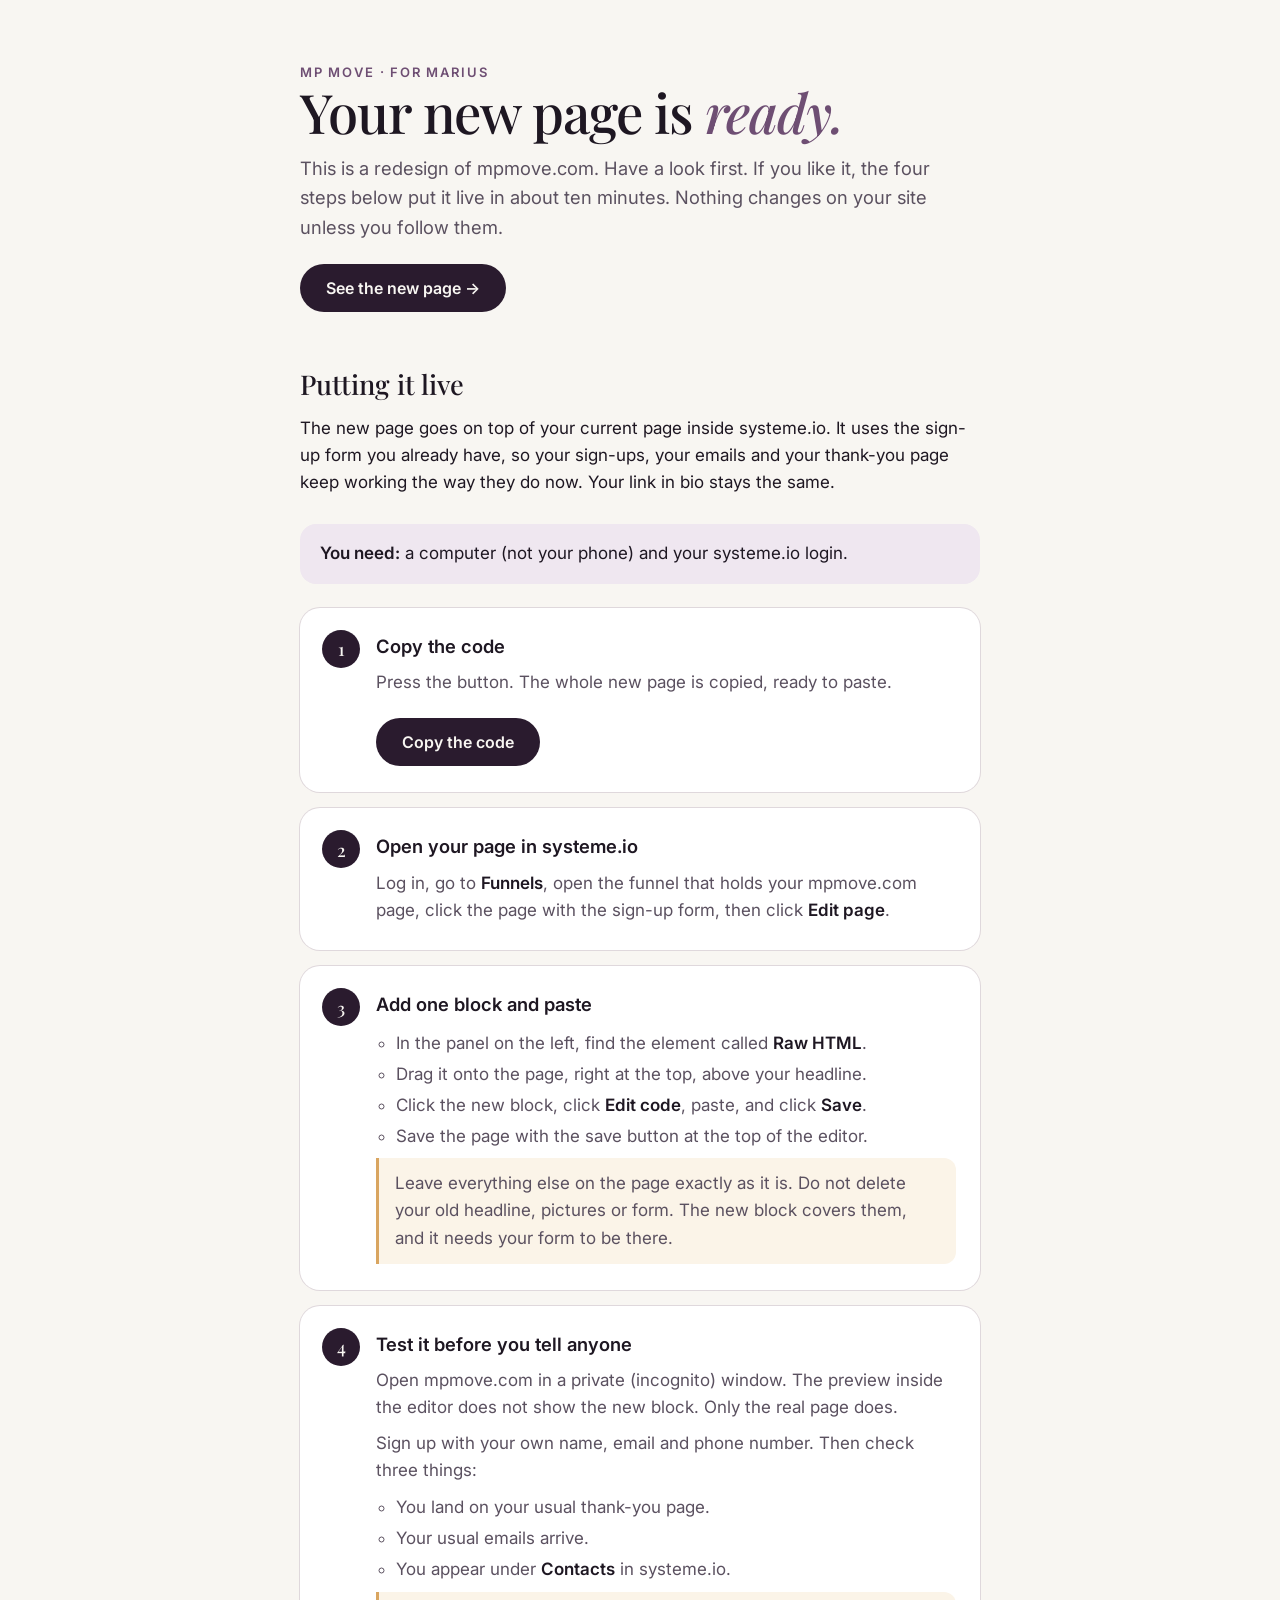
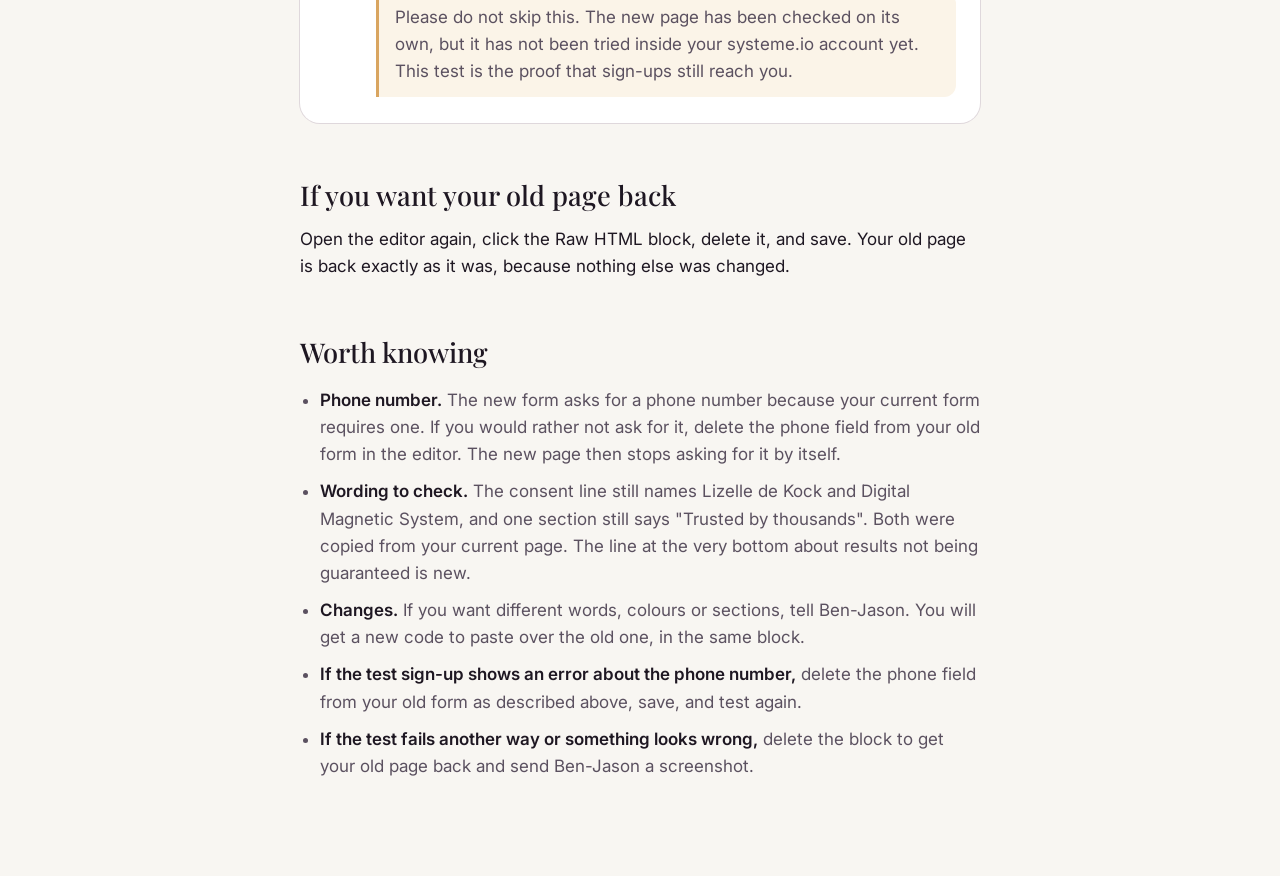
<file: go-live.template.html>
<!doctype html>
<html lang="en">
<head>
  <meta charset="utf-8">
  <meta name="viewport" content="width=device-width, initial-scale=1">
  <meta name="robots" content="noindex">
  <title>MP Move — how to put the new page live</title>
  <link rel="preconnect" href="https://fonts.googleapis.com">
  <link rel="preconnect" href="https://fonts.gstatic.com" crossorigin>
  <link href="https://fonts.googleapis.com/css2?family=Inter:wght@400;500;600&family=Playfair+Display:ital,wght@0,500;1,500&display=swap" rel="stylesheet">
  <style>
    :root { --cream: #F8F6F2; --paper: #fff; --ink: #1E1722; --soft: #5B5160; --plum: #6E4E73; --deep: #2A1B2E; --tint: #EFE7F0; --gold: #D9A560; --line: rgba(110, 78, 115, .18); }
    * { box-sizing: border-box; }
    body { margin: 0; background: var(--cream); color: var(--ink); font: 17px/1.6 Inter, system-ui, sans-serif; -webkit-font-smoothing: antialiased; }
    main { max-width: 720px; margin: 0 auto; padding: 48px 20px 96px; }
    h1, h2, h3, p, ol, ul { margin: 0; }
    h1 { font: 500 clamp(2.2rem, 7vw, 3.4rem)/1.05 "Playfair Display", Georgia, serif; letter-spacing: -.02em; }
    h1 em { color: var(--plum); }
    h2 { margin-top: 56px; font: 500 1.7rem/1.2 "Playfair Display", Georgia, serif; }
    p { margin-top: 14px; }
    .lede { font-size: 1.15rem; color: var(--soft); }
    .label { font-size: 13px; font-weight: 600; letter-spacing: .14em; text-transform: uppercase; color: var(--plum); }
    .btn { display: inline-flex; align-items: center; gap: 10px; margin-top: 22px; padding: 16px 26px; border: 0; border-radius: 999px; background: var(--deep); color: var(--cream); font: 600 16px/1 Inter, sans-serif; text-decoration: none; cursor: pointer; transition: background-color .25s, transform .25s; }
    .btn:hover { background: var(--plum); transform: translateY(-1px); }
    .btn.done { background: #2F6B4F; }
    .need { margin-top: 28px; padding: 16px 20px; border-radius: 16px; background: var(--tint); }
    .need p { margin: 0; }
    ol.steps { margin-top: 24px; padding: 0; list-style: none; counter-reset: step; display: grid; gap: 16px; }
    ol.steps > li { counter-increment: step; position: relative; padding: 24px 24px 26px 76px; background: var(--paper); border-radius: 20px; box-shadow: 0 0 0 1px var(--line); }
    ol.steps > li::before { content: counter(step); position: absolute; left: 22px; top: 22px; width: 38px; height: 38px; border-radius: 50%; display: grid; place-items: center; background: var(--deep); color: var(--cream); font: 500 1.1rem "Playfair Display", serif; }
    ol.steps h3 { font-size: 1.15rem; font-weight: 600; }
    ol.steps p { margin-top: 8px; color: var(--soft); }
    ol.steps ul { margin: 10px 0 0; padding-left: 20px; color: var(--soft); }
    ol.steps li li { margin-top: 4px; }
    b { color: var(--ink); font-weight: 600; }
    .note { margin-top: 14px; padding: 12px 16px; border-left: 3px solid var(--gold); background: #FBF4E8; border-radius: 0 12px 12px 0; color: var(--ink); }
    .plain { margin-top: 18px; padding-left: 20px; color: var(--soft); }
    .plain li { margin-top: 10px; }
    textarea { position: absolute; left: -9999px; width: 1px; height: 1px; opacity: 0; }
    .tiny { font-size: 14px; color: var(--soft); }
    @media (max-width: 520px) { ol.steps > li { padding: 70px 20px 22px; } }
  </style>
</head>
<body>
  <main>
    <p class="label">MP Move · for Marius</p>
    <h1>Your new page is <em>ready.</em></h1>
    <p class="lede">
      This is a redesign of mpmove.com. Have a look first. If you like it, the four steps below put it
      live in about ten minutes. Nothing changes on your site unless you follow them.
    </p>
    <a class="btn" href="index.html">See the new page →</a>

    <h2>Putting it live</h2>
    <p>
      The new page goes on top of your current page inside systeme.io. It uses the sign-up form you
      already have, so your sign-ups, your emails and your thank-you page keep working the way they do
      now. Your link in bio stays the same.
    </p>
    <div class="need"><p><b>You need:</b> a computer (not your phone) and your systeme.io login.</p></div>

    <ol class="steps">
      <li>
        <h3>Copy the code</h3>
        <p>Press the button. The whole new page is copied, ready to paste.</p>
        <button class="btn" id="copy" type="button">Copy the code</button>
        <p class="tiny" id="copy-help" hidden>If nothing was copied, open the file <b>paste-into-systeme.txt</b> that came with this, select everything in it and copy that.</p>
      </li>
      <li>
        <h3>Open your page in systeme.io</h3>
        <p>
          Log in, go to <b>Funnels</b>, open the funnel that holds your mpmove.com page, click the page
          with the sign-up form, then click <b>Edit page</b>.
        </p>
      </li>
      <li>
        <h3>Add one block and paste</h3>
        <ul>
          <li>In the panel on the left, find the element called <b>Raw HTML</b>.</li>
          <li>Drag it onto the page, right at the top, above your headline.</li>
          <li>Click the new block, click <b>Edit code</b>, paste, and click <b>Save</b>.</li>
          <li>Save the page with the save button at the top of the editor.</li>
        </ul>
        <p class="note">
          Leave everything else on the page exactly as it is. Do not delete your old headline, pictures
          or form. The new block covers them, and it needs your form to be there.
        </p>
      </li>
      <li>
        <h3>Test it before you tell anyone</h3>
        <p>
          Open mpmove.com in a private (incognito) window. The preview inside the editor does not show
          the new block. Only the real page does.
        </p>
        <p>Sign up with your own name, email and phone number. Then check three things:</p>
        <ul>
          <li>You land on your usual thank-you page.</li>
          <li>Your usual emails arrive.</li>
          <li>You appear under <b>Contacts</b> in systeme.io.</li>
        </ul>
        <p class="note">
          Please do not skip this. The new page has been checked on its own, but it has not been tried
          inside your systeme.io account yet. This test is the proof that sign-ups still reach you.
        </p>
      </li>
    </ol>

    <h2>If you want your old page back</h2>
    <p>
      Open the editor again, click the Raw HTML block, delete it, and save. Your old page is back
      exactly as it was, because nothing else was changed.
    </p>

    <h2>Worth knowing</h2>
    <ul class="plain">
      <li>
        <b>Phone number.</b> The new form asks for a phone number because your current form requires
        one. If you would rather not ask for it, delete the phone field from your old form in the
        editor. The new page then stops asking for it by itself.
      </li>
      <li>
        <b>Wording to check.</b> The consent line still names Lizelle de Kock and Digital Magnetic
        System, and one section still says "Trusted by thousands". Both were copied from your current
        page. The line at the very bottom about results not being guaranteed is new.
      </li>
      <li>
        <b>Changes.</b> If you want different words, colours or sections, tell Ben-Jason. You will get
        a new code to paste over the old one, in the same block.
      </li>
      <li>
        <b>If the test sign-up shows an error about the phone number,</b> delete the phone field from
        your old form as described above, save, and test again.
      </li>
      <li>
        <b>If the test fails another way or something looks wrong,</b> delete the block to get your old
        page back and send Ben-Jason a screenshot.
      </li>
    </ul>

    <textarea id="code" readonly aria-hidden="true" tabindex="-1">{{CODE}}</textarea>
  </main>

  <script>
    const button = document.querySelector('#copy');
    const code = document.querySelector('#code');
    button.addEventListener('click', async () => {
      let ok = false;
      try { await navigator.clipboard.writeText(code.value); ok = true; } catch (err) {
        // Older browsers, or a page opened straight from a file: fall back to select-and-copy.
        code.select();
        try { ok = document.execCommand('copy'); } catch (e) { ok = false; }
      }
      button.textContent = ok ? 'Copied. Now go to step 2' : 'Could not copy';
      button.classList.toggle('done', ok);
      document.querySelector('#copy-help').hidden = ok;
    });
  </script>
</body>
</html>
</file>
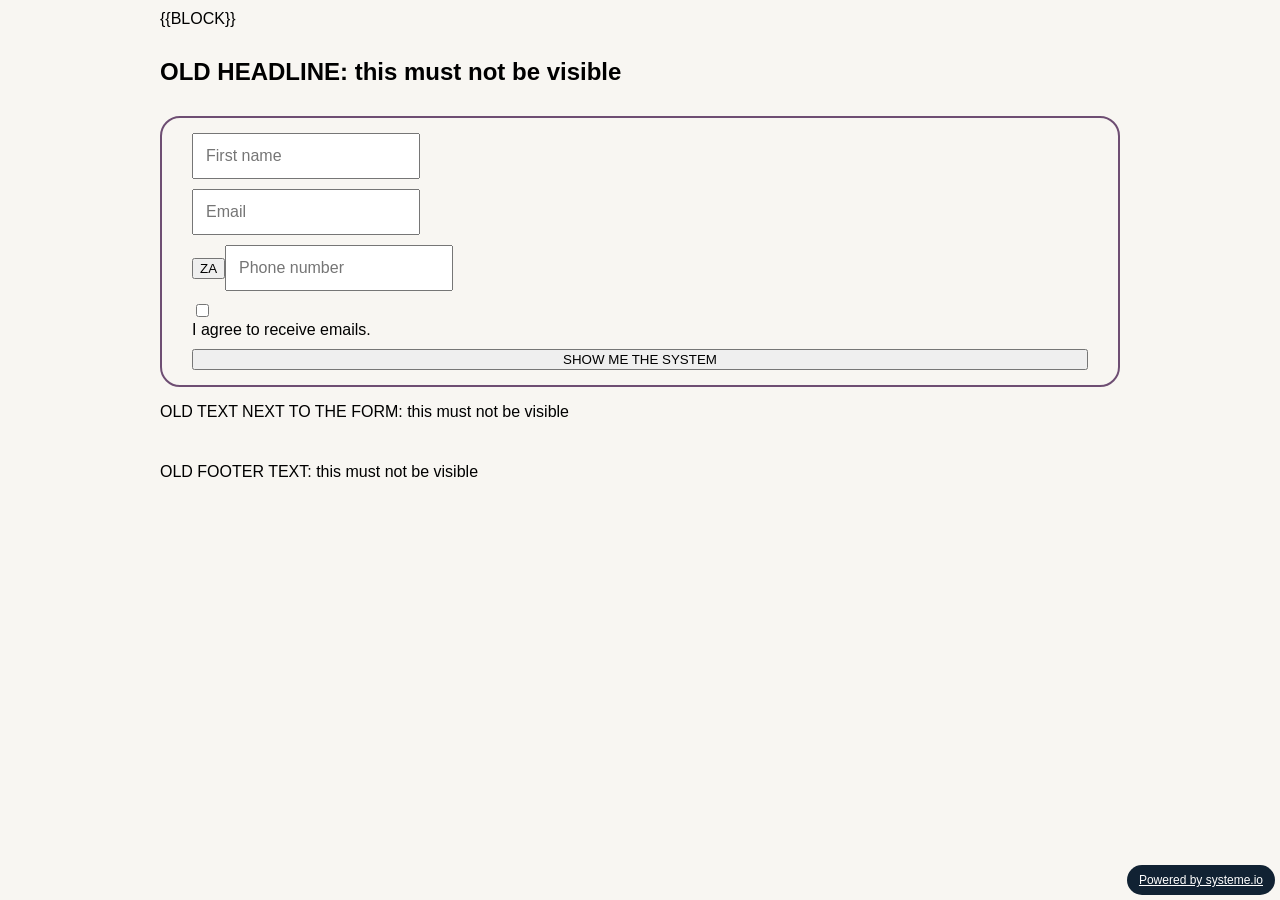
<file: test/systeme-sim.template.html>
<!doctype html>
<html lang="en">
<head>
  <meta charset="utf-8">
  <meta name="viewport" content="width=device-width, initial-scale=1">
  <meta name="robots" content="noindex">
  <title>systeme.io stand-in</title>
  <style>
    /* Roughly what the live mpmove.com page looks like structurally: one section, narrow rows. */
    body { margin: 0; font-family: Lato, sans-serif; background: #F8F6F2; }
    section { padding: 5px; }
    [id^="row-"] { padding: 5px; max-width: 960px; margin: 0 auto; }
    #optinform-sim { padding: 15px 30px; border: 2px solid #6E4E73; border-radius: 20px; display: grid; gap: 10px; }
    #optinform-sim input:not([type=checkbox]) { padding: 12px; font-size: 16px; }
    .badge { position: fixed; right: 5px; bottom: 5px; background: #123; color: #fff; padding: 8px 12px; border-radius: 20px; font-size: 12px; }
  </style>
</head>
<body>
  <!-- Stand-in for a systeme.io page: same ids and attributes main.js looks for on the real one
       (checked against the live mpmove.com markup). The form here is plain HTML, not React.
       Add ?nophone to the address to test a form without a phone field. -->
  <div id="app">
    <div><div><div>
      <section id="section-8bedf019">
        <div><div>
          <div id="row-raw"><div><div id="rawhtml-0001">
{{BLOCK}}
          </div></div></div>

          <div id="row-4576bf4e"><h1 id="headline-4615946c">OLD HEADLINE: this must not be visible</h1></div>

          <div id="row-202fbd1c"><div><div>
            <form id="optinform-sim">
              <div><input id="field-a" name="first_name" type="text" placeholder="First name"></div>
              <div><input id="field-b" name="email" type="email" placeholder="Email"></div>
              <div id="field-c"><button type="button" role="combobox">ZA</button><input type="tel" placeholder="Phone number"></div>
              <div id="checkbox-d"><label><input type="checkbox"><div>I agree to receive emails.</div></label></div>
              <button data-test-id="submit-form-button" id="submit-button-e"><div>SHOW ME THE SYSTEM</div></button>
            </form>
            <p id="text-below">OLD TEXT NEXT TO THE FORM: this must not be visible</p>
          </div></div></div>

          <div id="row-e4d982d0"><p id="text-18436f3b">OLD FOOTER TEXT: this must not be visible</p></div>
        </div></div>
      </section>
    </div></div></div>
    <a class="badge" href="https://systeme.io/?sa=sim">Powered by systeme.io</a>
  </div>

  <script>
    // Fake systeme.io behaviour: validate, then either show an error inside the form or "sign up".
    (() => {
      const form = document.querySelector('#optinform-sim');
      const phoneWrap = document.querySelector('#field-c');
      if (location.search.includes('nophone')) phoneWrap.remove();
      form.querySelector('[data-test-id="submit-form-button"]').addEventListener('click', (e) => {
        e.preventDefault();
        form.querySelectorAll('.err').forEach((n) => n.remove());
        const value = (sel) => (form.querySelector(sel) || { value: 'n/a' }).value.trim();
        const got = {
          first_name: value('input[name="first_name"]'),
          email: value('input[name="email"]'),
          phone: value('input[type="tel"]'),
          consent: form.querySelector('input[type="checkbox"]').checked,
        };
        const errors = [];
        if (!got.first_name) errors.push('First name is required');
        if (!got.email.includes('@')) errors.push('Email is required');
        if (!got.phone) errors.push('Phone number is required');
        if (!got.consent) errors.push('Please agree to receive emails from me');
        if (location.search.includes('fail')) errors.push('This email address is not accepted');
        window.__sim = { got, errors };
        if (errors.length) {
          errors.forEach((text) => {
            const p = document.createElement('p');
            p.className = 'err';
            p.textContent = text;
            form.append(p);
          });
          return;
        }
        // The real page goes to the next funnel step; here the form just becomes a thank-you note.
        setTimeout(() => { form.innerHTML = '<p>You\'re in! Thanks for subscribing.</p>'; }, 600);
      });
    })();
  </script>
</body>
</html>
</file>
